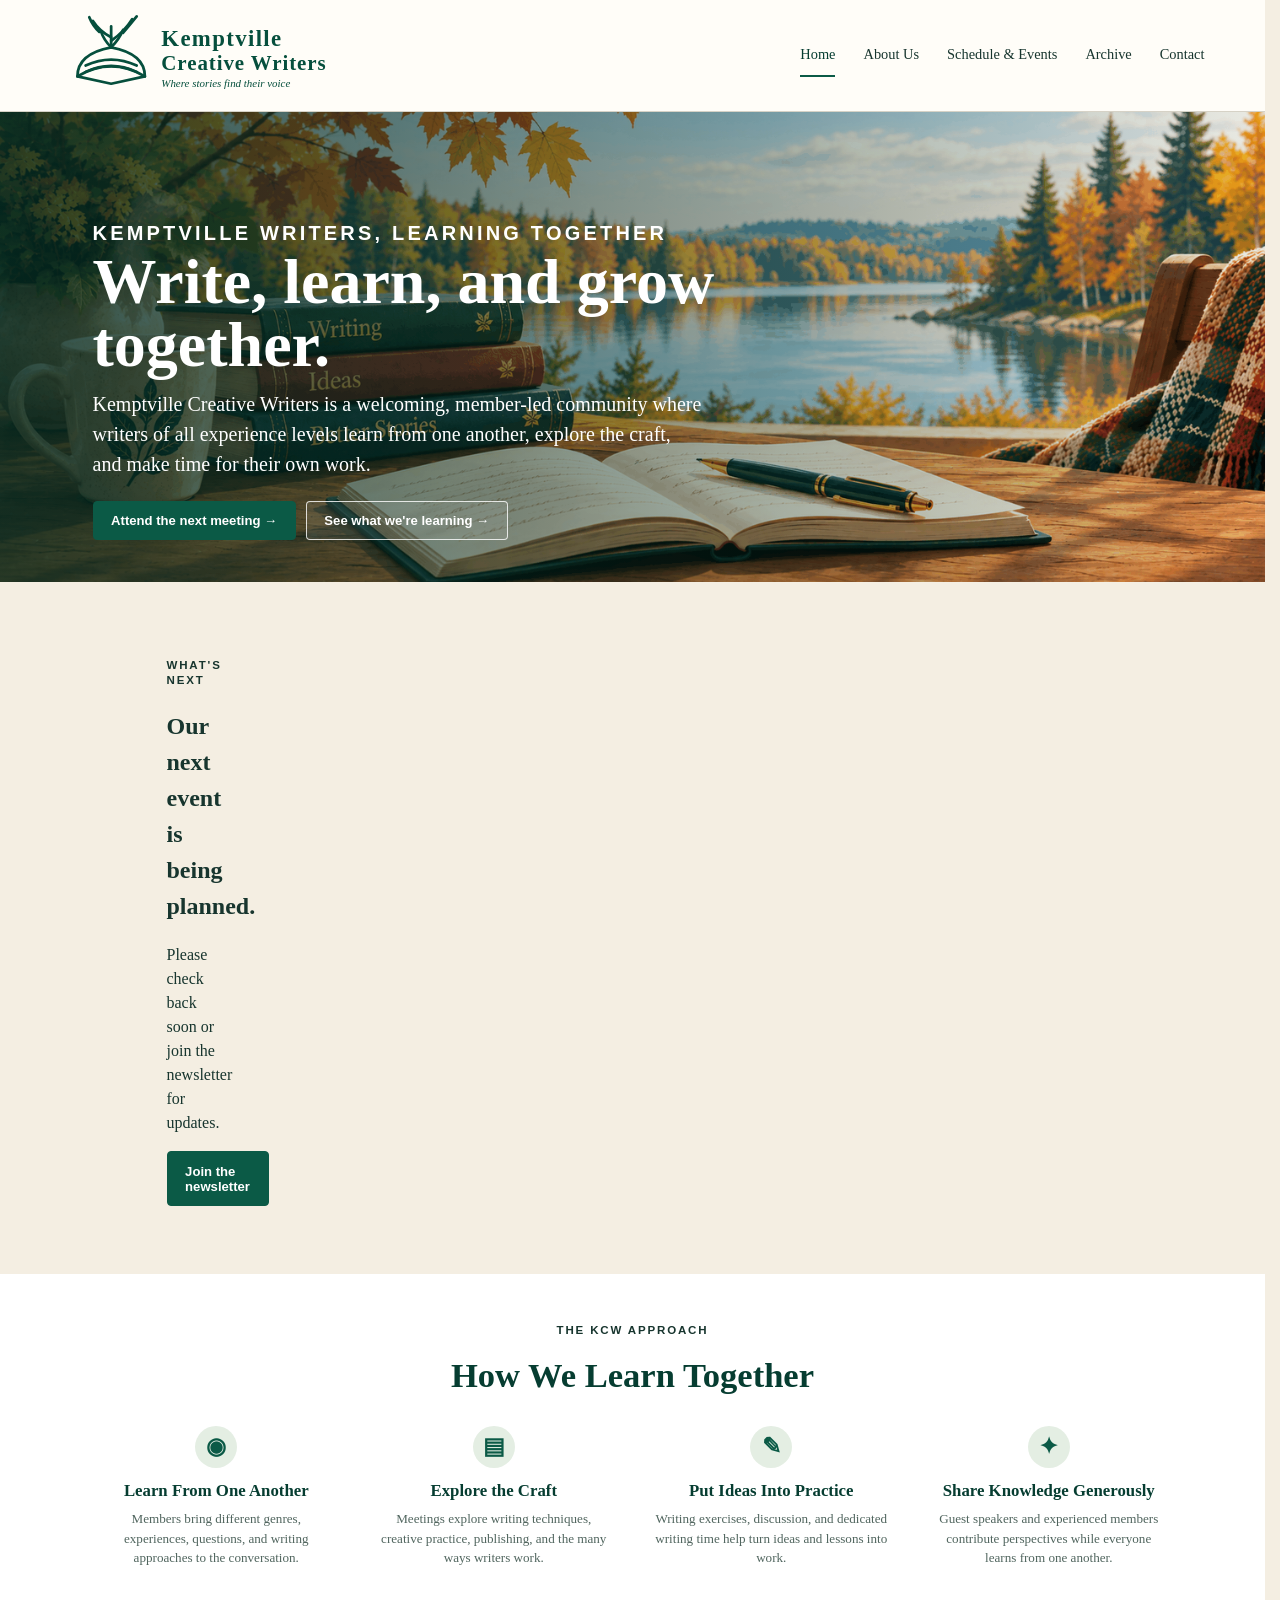
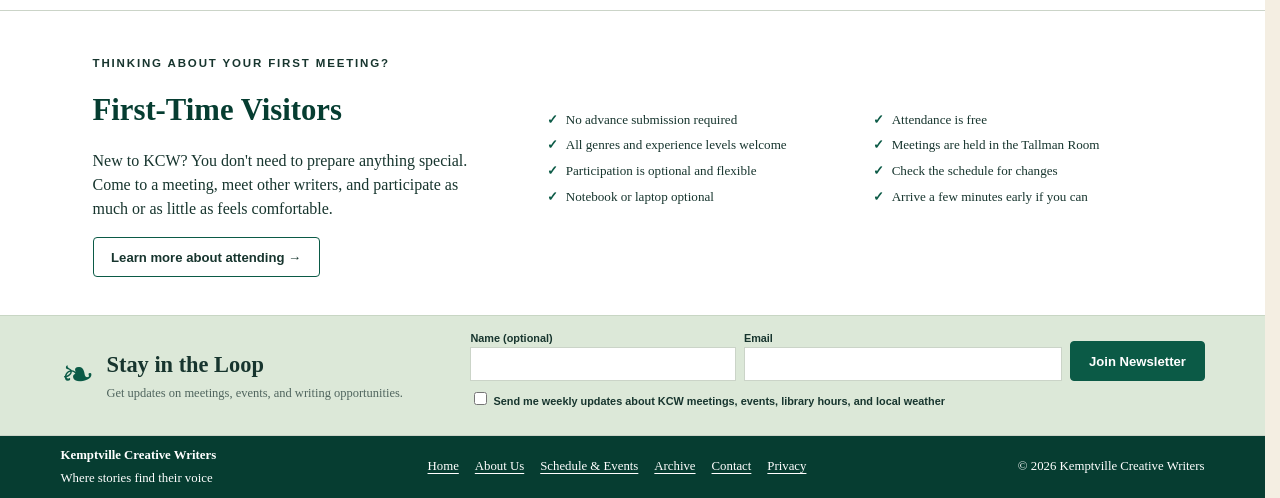
<file: index.html>
<!DOCTYPE html>
<html lang="en">
<head>
  <meta charset="UTF-8">
  <meta name="viewport" content="width=device-width, initial-scale=1">
  <meta name="description" content="Kemptville Creative Writers is a welcoming, member-led community where writers learn, practice, share, and grow together.">
  <meta property="og:title" content="Kemptville Creative Writers | Write, Learn, and Grow Together">
  <meta property="og:description" content="Discover KCW meetings, guest speakers, workshops, and opportunities to learn and write with other local writers.">
  <meta property="og:type" content="website">
  <title>Kemptville Creative Writers | Write, Learn, and Grow Together</title>
  <link rel="stylesheet" href="styles/styles.css">
  <link rel="stylesheet" href="styles/form-helpers.css">
  <script type="application/ld+json">
  {
    "@context": "https://schema.org",
    "@type": "Organization",
    "name": "Kemptville Creative Writers",
    "description": "A member-led community where writers learn, practice, share, and grow together."
  }
  </script>
  <script src="https://challenges.cloudflare.com/turnstile/v0/api.js" async defer></script>
</head>
<body>
  <header class="site-header">
    <div class="header-inner">
      <a class="site-brand" href="index.html" aria-label="Kemptville Creative Writers home">
        <img src="images/logo.svg" alt="Kemptville Creative Writers — Where stories find their voice">
      </a>
      <button class="nav-toggle" type="button" aria-expanded="false" aria-controls="site-navigation">Menu</button>
      <nav id="site-navigation" class="site-nav" aria-label="Main navigation">
        <a href="index.html" aria-current="page">Home</a>
        <a href="about.html">About Us</a>
        <a href="schedule.html">Schedule &amp; Events</a>
        <a href="archive.html">Archive</a>
        <a href="contact.html">Contact</a>
      </nav>

    </div>
  </header>

  <main>
    <div class="announcement-stack" data-announcements="homepage" aria-live="polite"></div>

    <section class="hero hero-home">
      <div class="hero-copy">
        <p class="eyebrow">Kemptville writers, learning together</p>
        <h1>Write, learn, and grow together.</h1>
        <p>Kemptville Creative Writers is a welcoming, member-led community where writers of all experience levels learn from one another, explore the craft, and make time for their own work.</p>
        <div class="hero-actions">
          <a class="button button-primary" href="#featured-event">Attend the next meeting →</a>
          <a class="button button-light" href="#learning">See what we're learning →</a>
        </div>
      </div>
    </section>

    <section class="home-band home-band--cream featured-section" id="featured-event" aria-labelledby="featured-heading">
      <div class="home-inner home-inner--event">
        <div class="featured-event" data-featured-event>
          <div class="empty-event">
            <p class="eyebrow">What's next</p>
            <h2 id="featured-heading">Loading the next event…</h2>
          </div>
        </div>
      </div>
    </section>

    <section class="home-band home-band--white learning-section" id="learning" aria-labelledby="learning-heading">
      <div class="home-inner">
        <div class="section-heading-centered">
          <p class="eyebrow">The KCW approach</p>
          <h2 id="learning-heading">How We Learn Together</h2>
        </div>
        <div class="learning-grid">
          <article class="learning-card"><span class="feature-icon" aria-hidden="true">◉</span><h3>Learn From One Another</h3><p>Members bring different genres, experiences, questions, and writing approaches to the conversation.</p></article>
          <article class="learning-card"><span class="feature-icon" aria-hidden="true">▤</span><h3>Explore the Craft</h3><p>Meetings explore writing techniques, creative practice, publishing, and the many ways writers work.</p></article>
          <article class="learning-card"><span class="feature-icon" aria-hidden="true">✎</span><h3>Put Ideas Into Practice</h3><p>Writing exercises, discussion, and dedicated writing time help turn ideas and lessons into work.</p></article>
          <article class="learning-card"><span class="feature-icon" aria-hidden="true">✦</span><h3>Share Knowledge Generously</h3><p>Guest speakers and experienced members contribute perspectives while everyone learns from one another.</p></article>
        </div>
      </div>
    </section>

    <section class="home-band home-band--sage outcomes-section" aria-labelledby="outcomes-heading" data-event-outcomes>
      <div class="home-inner">
        <div class="outcomes-heading">
          <p class="eyebrow">For the featured meeting</p>
          <h2 id="outcomes-heading" data-outcomes-title>What to expect</h2>
        </div>
        <div class="outcomes-grid">
          <div><h3>What We'll Explore</h3><p data-outcome-explore></p></div>
          <div><h3>You'll Leave With</h3><p data-outcome-leave></p></div>
          <div><h3>Tonight's Format</h3><p data-outcome-format></p></div>
        </div>
      </div>
    </section>

    <section class="home-band home-band--white upcoming-section" aria-labelledby="upcoming-heading">
      <div class="home-inner">
        <div class="section-heading-row">
          <div><p class="eyebrow">What's coming up</p><h2 id="upcoming-heading">Upcoming Events</h2></div>
          <a class="home-link" href="schedule.html">View full schedule →</a>
        </div>
        <div class="event-grid" data-upcoming-events></div>
      </div>
    </section>

    <section class="home-band home-band--white visitor-section" aria-labelledby="visitor-heading">
      <div class="home-inner visitor-simple">
        <div class="visitor-intro">
          <p class="eyebrow">Thinking about your first meeting?</p>
          <h2 id="visitor-heading">First-Time Visitors</h2>
          <p>New to KCW? You don't need to prepare anything special. Come to a meeting, meet other writers, and participate as much or as little as feels comfortable.</p>
          <a class="button" href="about.html">Learn more about attending →</a>
        </div>
        <div class="visitor-list">
          <ul class="checks"><li>No advance submission required</li><li>All genres and experience levels welcome</li><li>Participation is optional and flexible</li><li>Notebook or laptop optional</li></ul>
          <ul class="checks"><li>Attendance is free</li><li>Meetings are held in the Tallman Room</li><li>Check the schedule for changes</li><li>Arrive a few minutes early if you can</li></ul>
        </div>
      </div>
    </section>

    <section class="newsletter-strip" id="newsletter" aria-labelledby="newsletter-heading">
      <div class="newsletter-inner">
        <div class="newsletter-copy"><span class="leaf-mark" aria-hidden="true">❧</span><div><h2 id="newsletter-heading">Stay in the Loop</h2><p>Get updates on meetings, events, and writing opportunities.</p></div></div>
        <form id="newsletter-form" class="newsletter-form" action="https://script.google.com/macros/s/AKfycbwnZQsalwFQ1PxqV7UMCoCZz2032czonZH-1CRhcKAU-V-7r0tbhkOlCTF9N5r1L3ON/exec" method="POST">
          <div class="form-helper"><label for="middle_name">Middle Name</label><input id="middle_name" name="middle_name" type="text" autocomplete="one-time-code" tabindex="-1"></div>
          <input class="form-checksum" type="text" name="checksum" value="abc123" tabindex="-1">
          <input type="hidden" name="interacted" value="no"><input type="hidden" name="form_started" id="form_started">
          <div><label for="name">Name (optional)</label><input id="name" name="name" type="text"></div>
          <div><label for="email">Email</label><input id="email" name="email" type="email" required></div>
          <button class="button button-primary" type="submit">Join Newsletter</button>
          <label class="newsletter-option"><input type="checkbox" name="weekly_calendar" value="yes"> Send me weekly updates about KCW meetings, events, library hours, and local weather</label>
          <div class="cf-turnstile" data-sitekey="0x4AAAAAAE5txTnyp2jt0lFY"></div>
        </form>
        <div id="newsletter-message" class="form-message" role="status" aria-live="polite"></div>
        
      </div>
    </section>
  </main>

  <footer class="site-footer">
    <div class="footer-inner">
      <div class="footer-brand">
        <strong>Kemptville Creative Writers</strong>
        <span>Where stories find their voice</span>
      </div>
      <nav aria-label="Footer navigation">
        <a href="index.html">Home</a>
        <a href="about.html">About Us</a>
        <a href="schedule.html">Schedule &amp; Events</a>
        <a href="archive.html">Archive</a>
        <a href="contact.html">Contact</a>
        <a href="privacy.html">Privacy</a>
      </nav>
      <p>© 2026 Kemptville Creative Writers</p>
    </div>
  </footer>

  <script src="data/events.js"></script>
  <script src="data/announcements.js"></script>
  <script src="scripts/site.js"></script>
  <script src="scripts/events.js"></script>
  <script src="scripts/form-helpers.js"></script>
</body>
</html>
</file>
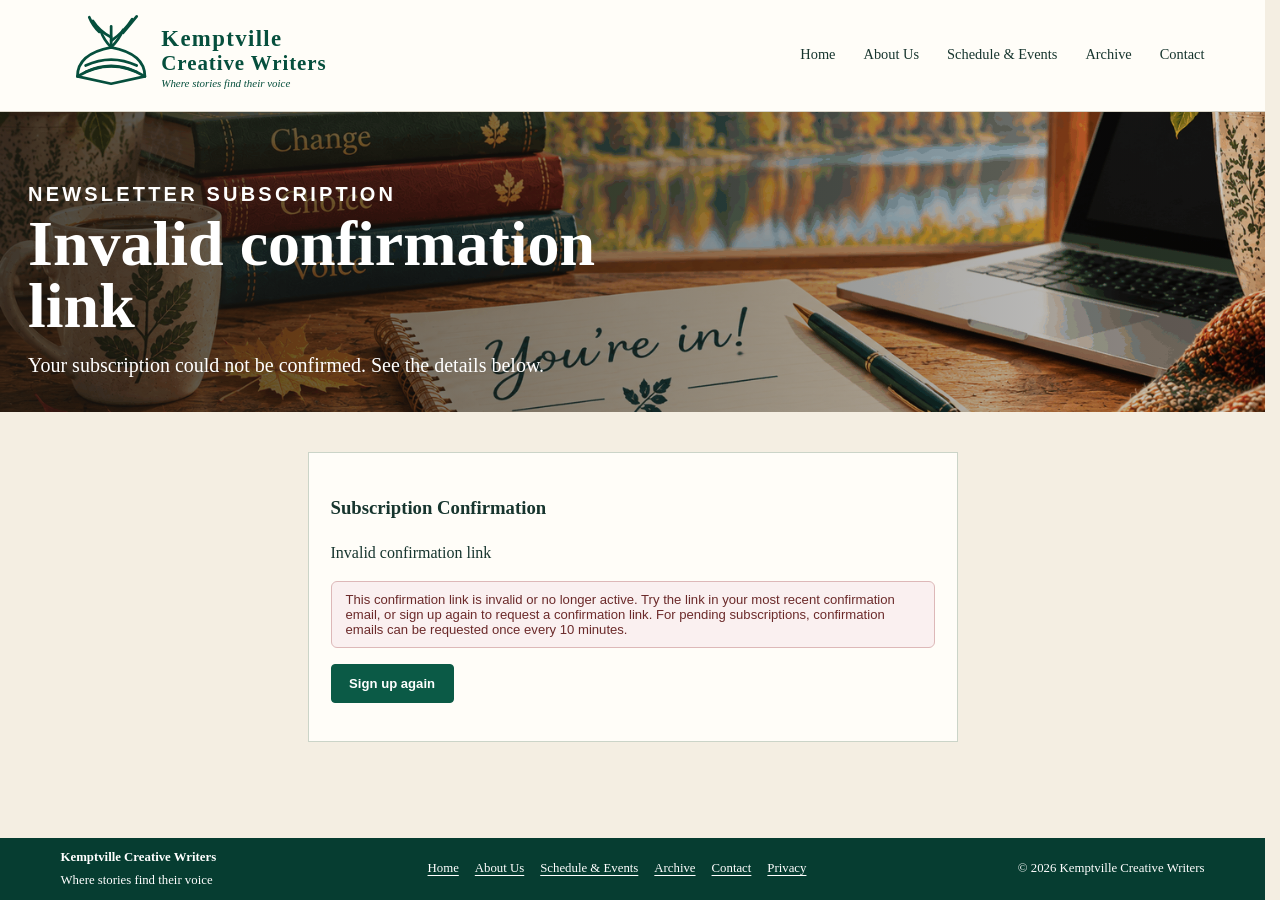
<file: confirm/index.html>
<!DOCTYPE html>
<html lang="en">
<head>
  <meta charset="UTF-8">
  <meta name="viewport" content="width=device-width, initial-scale=1">
  <title>Subscription Confirmation | Kemptville Creative Writers</title>

  <link rel="stylesheet" href="../styles/styles.css">
  <link rel="stylesheet" href="../styles/form-helpers.css">
</head>

<body>
  <header class="site-header">
    <div class="header-inner">
      <a class="site-brand" href="../index.html">
        <img src="../images/logo.svg"
             alt="Kemptville Creative Writers — Where stories find their voice">
      </a>

      <button class="nav-toggle" type="button" aria-expanded="false" aria-controls="site-navigation">
        Menu
      </button>
      <nav id="site-navigation" class="site-nav" aria-label="Main navigation">
        <a href="../index.html">Home</a>
        <a href="../about.html">About Us</a>
        <a href="../schedule.html">Schedule &amp; Events</a>
        <a href="../archive.html">Archive</a>
        <a href="../contact.html">Contact</a>
      </nav>


    </div>
  </header>

  <main>
    <section class="hero hero-confirmed">
      <div class="hero-copy">
        <p class="eyebrow">Newsletter Subscription</p>
        <h1 id="confirm-heading">Confirming Your Subscription</h1>
        <p id="confirm-intro">Please wait while we check your confirmation link.</p>
      </div>
    </section>

    <section class="simple-page">
      <section class="panel simple-card">
        <h1>Subscription Confirmation</h1>
        <p id="confirm-message" role="status"><span class="preferences-spinner" aria-hidden="true"></span>Confirming your subscription…</p>
        <div id="confirm-status" class="form-message"></div>
        <p id="confirm-retry" hidden><a class="button button-primary" href="../index.html#newsletter">Sign up again</a></p>
      </section>
    </section>
  </main>

  <footer class="site-footer">
    <div class="footer-inner">
      <div class="footer-brand">
        <strong>Kemptville Creative Writers</strong>
        <span>Where stories find their voice</span>
      </div>
      <nav aria-label="Footer navigation">
        <a href="../index.html">Home</a>
        <a href="../about.html">About Us</a>
        <a href="../schedule.html">Schedule &amp; Events</a>
        <a href="../archive.html">Archive</a>
        <a href="../contact.html">Contact</a>
        <a href="../privacy.html">Privacy</a>
      </nav>
      <p>© 2026 Kemptville Creative Writers</p>
    </div>
  </footer>

  <script src="../scripts/confirm.js"></script>
  <script src="../scripts/site.js"></script>
</body>
</html>
</file>
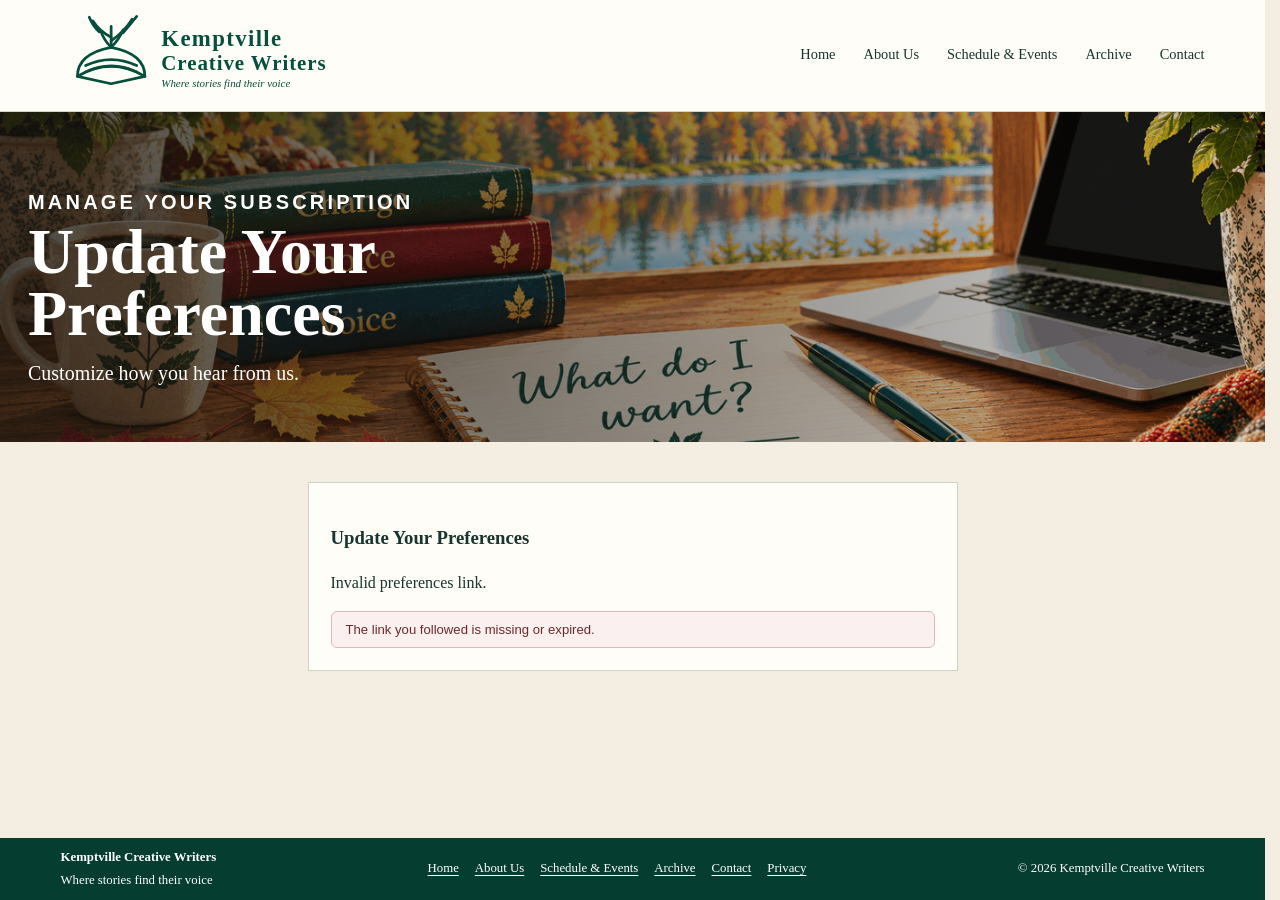
<file: preferences/index.html>
<!DOCTYPE html>
<html lang="en">
<head>
  <meta charset="UTF-8">
  <meta name="viewport" content="width=device-width, initial-scale=1">
  <title>Update Preferences | Kemptville Creative Writers</title>

  <link rel="stylesheet" href="../styles/styles.css">
  <link rel="stylesheet" href="../styles/form-helpers.css">
</head>

<body>
  <header class="site-header">
    <div class="header-inner">
      <a class="site-brand" href="../index.html">
        <img src="../images/logo.svg"
             alt="Kemptville Creative Writers — Where stories find their voice">
      </a>

      <button class="nav-toggle"
              type="button"
              aria-expanded="false"
              aria-controls="site-navigation">
        Menu
      </button>

      <nav id="site-navigation"
           class="site-nav"
           aria-label="Main navigation">
        <a href="../index.html">Home</a>
        <a href="../about.html">About Us</a>
        <a href="../schedule.html">Schedule &amp; Events</a>
        <a href="../archive.html">Archive</a>
        <a href="../contact.html">Contact</a>
      </nav>
    </div>
  </header>

  <main>
    <section class="hero hero-preferences">
      <div class="hero-copy">
        <p class="eyebrow">Manage Your Subscription</p>
        <h1>Update Your Preferences</h1>
        <p>Customize how you hear from us.</p>
      </div>
    </section>

    <section class="simple-page">
      <section class="panel simple-card">
        <h1>Update Your Preferences</h1>

        <p id="pref-message" role="status"><span class="preferences-spinner" aria-hidden="true"></span>Loading your preferences…</p>

        <form id="preferences-form">
          <p id="pref-email-display" style="font-weight: bold"></p>

          <label>
            <input
              id="pref-weekly"
              type="checkbox"
              name="weekly_calendar"
              value="Yes"
            />
            Send me weekly updates about library closures and schedule changes
          </label>

          <p>
            <button
              class="button button-primary"
              type="submit"
              disabled
            >
              Save Preferences
            </button>
          </p>
        </form>

        <div id="pref-status" class="form-message"></div>
      </section>
    </section>
  </main>

  <footer class="site-footer">
    <div class="footer-inner">
      <div class="footer-brand">
        <strong>Kemptville Creative Writers</strong>
        <span>Where stories find their voice</span>
      </div>

      <nav aria-label="Footer navigation">
        <a href="../index.html">Home</a>
        <a href="../about.html">About Us</a>
        <a href="../schedule.html">Schedule &amp; Events</a>
        <a href="../archive.html">Archive</a>
        <a href="../contact.html">Contact</a>
        <a href="../privacy.html">Privacy</a>
      </nav>

      <p>© 2026 Kemptville Creative Writers</p>
    </div>
  </footer>

  <script src="../scripts/preferences.js"></script>
  <script src="../scripts/site.js"></script>
</body>
</html>
</file>
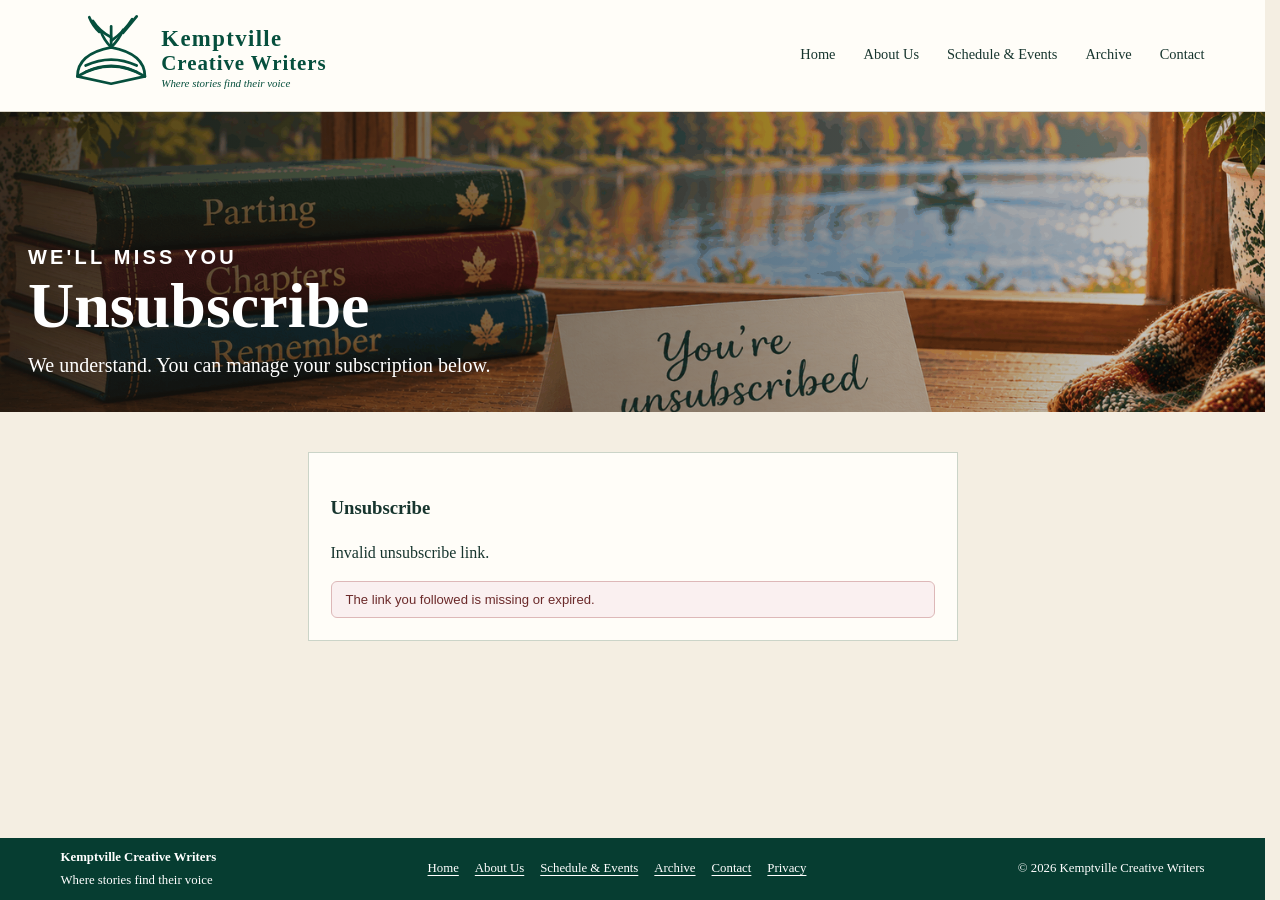
<file: unsubscribe/index.html>
<!DOCTYPE html>
<html lang="en">
<head>
  <meta charset="UTF-8">
  <meta name="viewport" content="width=device-width, initial-scale=1">
  <title>Unsubscribe | Kemptville Creative Writers</title>

  <link rel="stylesheet" href="../styles/styles.css">
  <link rel="stylesheet" href="../styles/form-helpers.css">
</head>

<body>
  <header class="site-header">
    <div class="header-inner">
      <a class="site-brand" href="../index.html">
        <img src="../images/logo.svg"
             alt="Kemptville Creative Writers — Where stories find their voice">
      </a>

      <button class="nav-toggle" type="button" aria-expanded="false" aria-controls="site-navigation">
        Menu
      </button>
      <nav id="site-navigation" class="site-nav" aria-label="Main navigation">
        <a href="../index.html">Home</a>
        <a href="../about.html">About Us</a>
        <a href="../schedule.html">Schedule &amp; Events</a>
        <a href="../archive.html">Archive</a>
        <a href="../contact.html">Contact</a>
      </nav>


    </div>
  </header>

  <main>
    <section class="hero hero-unsubscribed">
      <div class="hero-copy">
        <p class="eyebrow">We'll Miss You</p>
        <h1>Unsubscribe</h1>
        <p>We understand. You can manage your subscription below.</p>
      </div>
    </section>

    <section class="simple-page">
      <section class="panel simple-card">
        <h1>Unsubscribe</h1>
        <p id="unsubscribe-message">Confirm below to stop receiving newsletter updates.</p>
        <button id="unsubscribe-confirm" class="button button-primary" type="button" hidden>Confirm unsubscribe</button>
        <div id="unsubscribe-status" class="form-message" role="status" aria-live="polite"></div>
      </section>
    </section>
  </main>

  <footer class="site-footer">
    <div class="footer-inner">
      <div class="footer-brand">
        <strong>Kemptville Creative Writers</strong>
        <span>Where stories find their voice</span>
      </div>
      <nav aria-label="Footer navigation">
        <a href="../index.html">Home</a>
        <a href="../about.html">About Us</a>
        <a href="../schedule.html">Schedule &amp; Events</a>
        <a href="../archive.html">Archive</a>
        <a href="../contact.html">Contact</a>
        <a href="../privacy.html">Privacy</a>
      </nav>
      <p>© 2026 Kemptville Creative Writers</p>
    </div>
  </footer>

  <script src="../scripts/unsubscribe.js"></script>
  <script src="../scripts/site.js"></script>
</body>
</html>
</file>
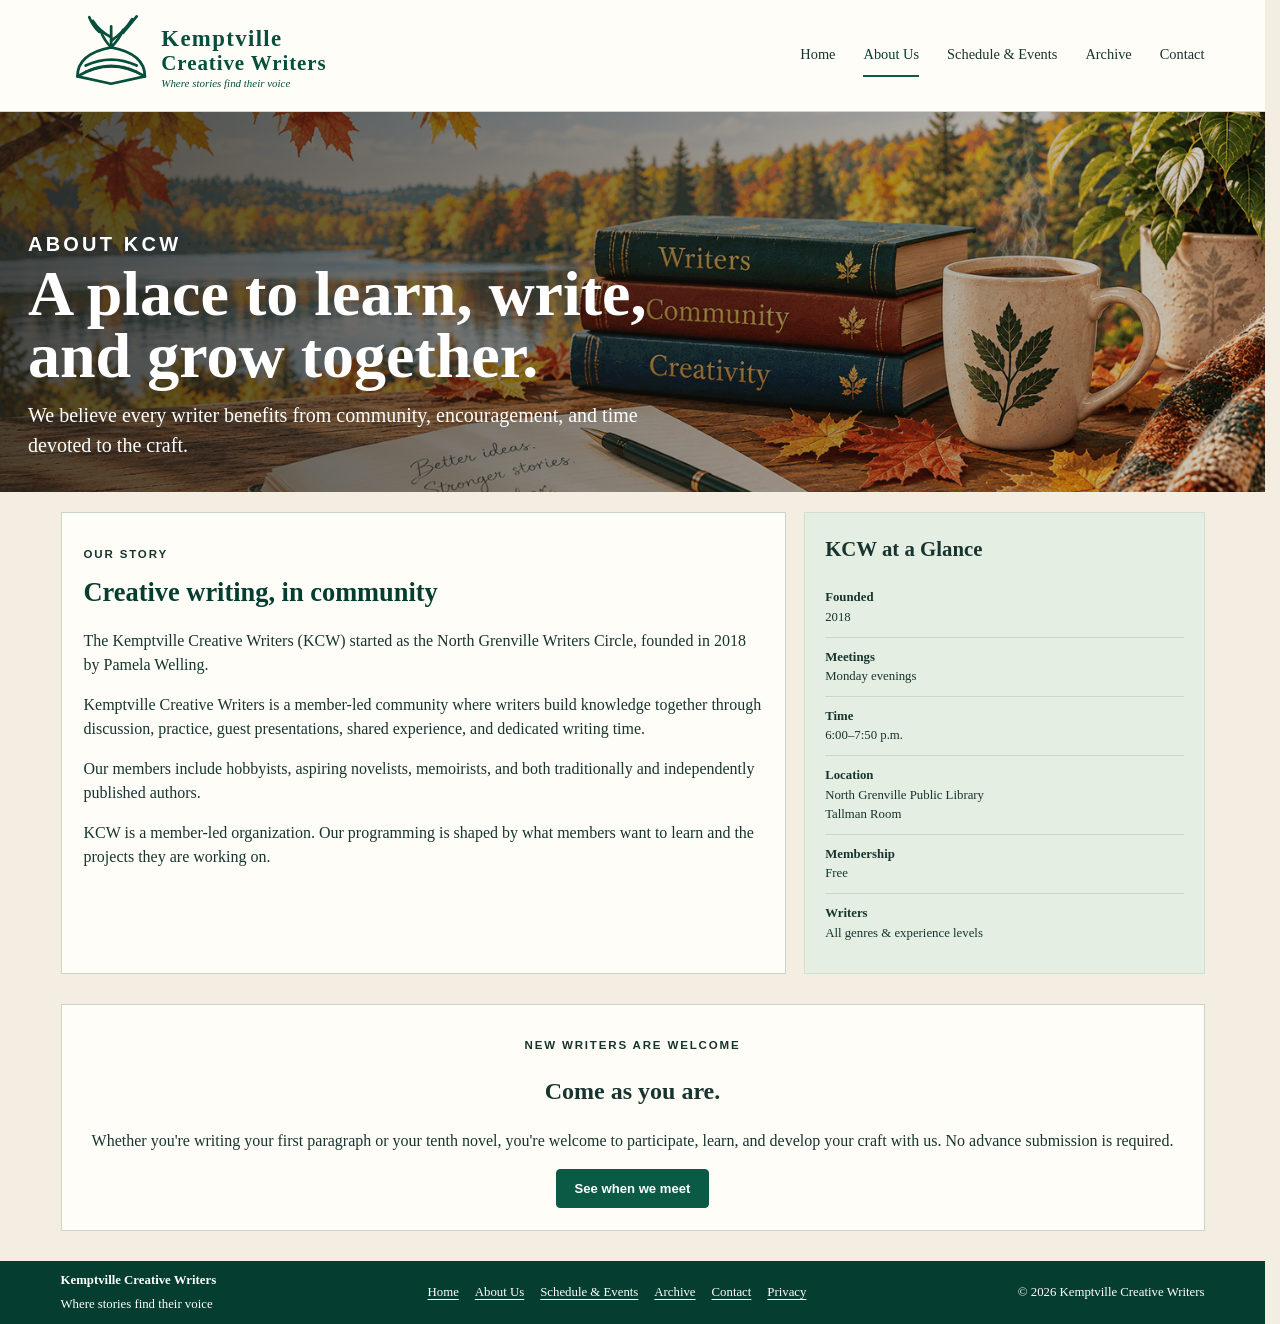
<file: about.html>
<!DOCTYPE html>
<html lang="en">
<head>
  <meta charset="UTF-8">
  <meta name="viewport" content="width=device-width, initial-scale=1">
  <meta name="description" content="Learn about Kemptville Creative Writers and our member-led writing community.">
  <title>About Us | Kemptville Creative Writers</title>

  <!-- Use the site's single main stylesheet -->
  <link rel="stylesheet" href="styles/styles.css">
</head>

<body>

  <header class="site-header">
    <div class="header-inner">

      <a class="site-brand" href="index.html" aria-label="Kemptville Creative Writers home">
        <img
          src="images/logo.svg"
          alt="Kemptville Creative Writers — Where stories find their voice"
        >
      </a>

      <button class="nav-toggle" type="button" aria-expanded="false" aria-controls="site-navigation">
        Menu
      </button>
      <nav id="site-navigation" class="site-nav" aria-label="Main navigation">
        <a href="index.html">Home</a>
        <a href="about.html" aria-current="page">About Us</a>
        <a href="schedule.html">Schedule &amp; Events</a>
        <a href="archive.html">Archive</a>
        <a href="contact.html">Contact</a>
      </nav>



    </div>
  </header>

  <main>

    <!-- About hero -->
    <section class="hero hero-about">
      <div class="hero-copy">
        <p class="eyebrow">About KCW</p>

        <h1>A place to learn, write, and grow together.</h1>

        <p>
          We believe every writer benefits from community, encouragement,
          and time devoted to the craft.
        </p>
      </div>
    </section>


    <!-- Our story -->
    <section class="page-content">
      <div class="about-layout">

        <article class="panel">
          <p class="eyebrow">Our story</p>

          <h2 class="section-title">Creative writing, in community</h2>

          <p>
            The Kemptville Creative Writers (KCW) started as the
            North Grenville Writers Circle, founded in 2018 by Pamela Welling.
          </p>

          <p>
            Kemptville Creative Writers is a member-led community where writers build knowledge together through discussion, practice, guest presentations, shared experience, and dedicated writing time.
          </p>

          <p>
            Our members include hobbyists, aspiring novelists, memoirists,
            and both traditionally and independently published authors.
          </p>

          <p>
            KCW is a member-led organization. Our programming is shaped by
            what members want to learn and the projects they are working on.
          </p>
        </article>


        <!-- At a glance -->
        <aside class="glance">
          <h2>KCW at a Glance</h2>

          <div class="glance-row">
            <strong>Founded</strong><br>
            2018
          </div>

          <div class="glance-row">
            <strong>Meetings</strong><br>
            Monday evenings
          </div>

          <div class="glance-row">
            <strong>Time</strong><br>
            6:00–7:50 p.m.
          </div>

          <div class="glance-row">
            <strong>Location</strong><br>
            North Grenville Public Library<br>
            Tallman Room
          </div>

          <div class="glance-row">
            <strong>Membership</strong><br>
            Free
          </div>

          <div class="glance-row">
            <strong>Writers</strong><br>
            All genres &amp; experience levels
          </div>
        </aside>

      </div>
    </section>


    <!-- Welcome -->
<section class="section">
  <div class="panel" style="text-align:center;">
    <p class="eyebrow">New writers are welcome</p>

    <h2>Come as you are.</h2>

    <p>
      Whether you're writing your first paragraph or your tenth novel, you're welcome to participate, learn, and develop your craft with us. No advance submission is required.
    </p>

    <a class="button button-primary" href="schedule.html">
      See when we meet
    </a>
  </div>
</section>

  </main>


  <footer class="site-footer">
    <div class="footer-inner">
      <div class="footer-brand">
        <strong>Kemptville Creative Writers</strong>
        <span>Where stories find their voice</span>
      </div>
      <nav aria-label="Footer navigation">
        <a href="index.html">Home</a>
        <a href="about.html">About Us</a>
        <a href="schedule.html">Schedule &amp; Events</a>
        <a href="archive.html">Archive</a>
        <a href="contact.html">Contact</a>
        <a href="privacy.html">Privacy</a>
      </nav>
      <p>© 2026 Kemptville Creative Writers</p>
    </div>
  </footer>

  <script src="scripts/site.js"></script>

</body>
</html>
</file>
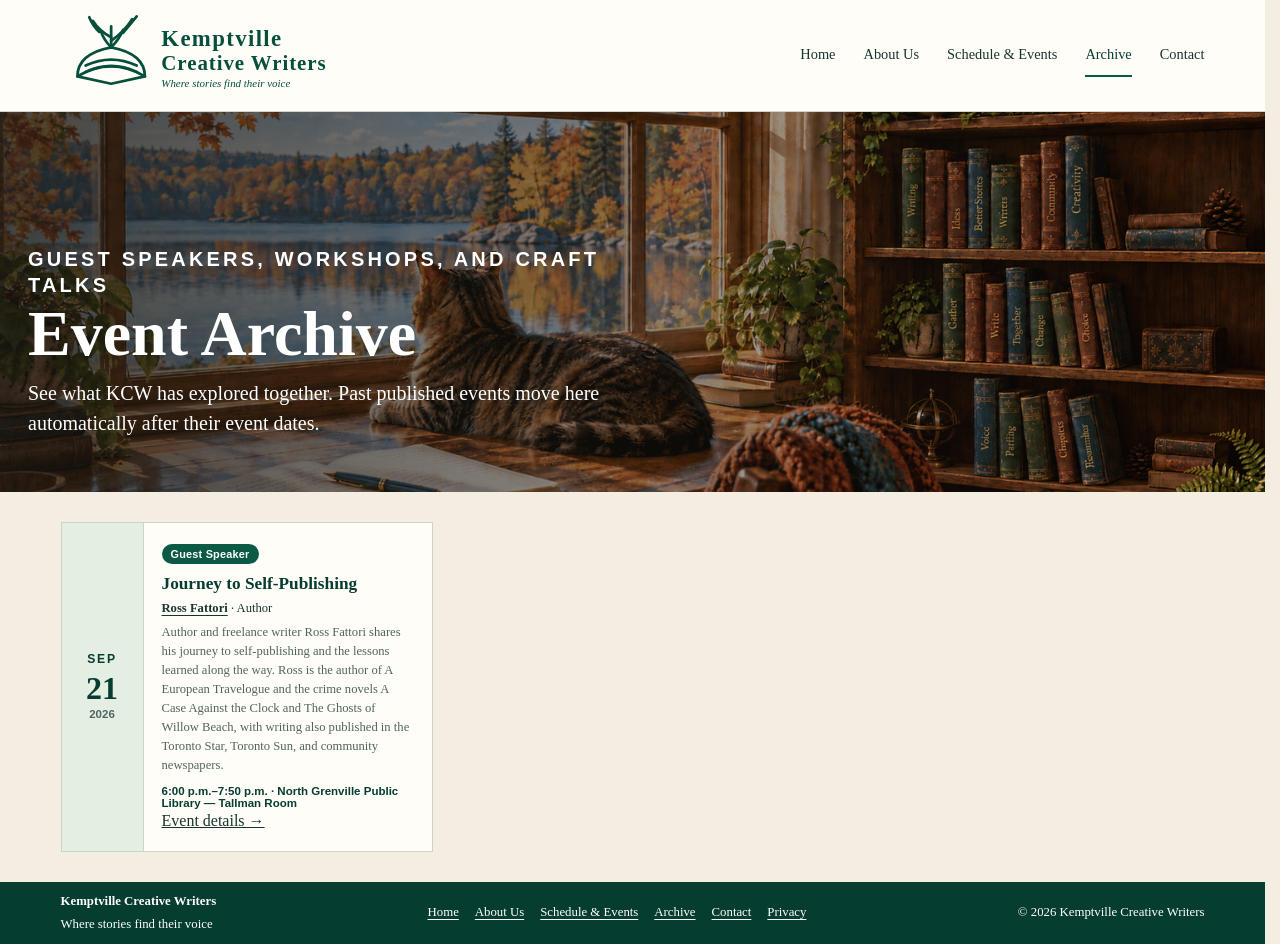
<file: archive.html>
<!DOCTYPE html>
<html lang="en">
<head><meta charset="UTF-8"><meta name="viewport" content="width=device-width, initial-scale=1"><meta name="description" content="Explore past Kemptville Creative Writers guest speakers, workshops, craft talks, and special events."><title>Event Archive | Kemptville Creative Writers</title><link rel="stylesheet" href="styles/styles.css"></head>
<body>
<header class="site-header">
    <div class="header-inner">
      <a class="site-brand" href="index.html" aria-label="Kemptville Creative Writers home">
        <img src="images/logo.svg" alt="Kemptville Creative Writers — Where stories find their voice">
      </a>
      <button class="nav-toggle" type="button" aria-expanded="false" aria-controls="site-navigation">Menu</button>
      <nav id="site-navigation" class="site-nav" aria-label="Main navigation">
        <a href="index.html">Home</a>
        <a href="about.html">About Us</a>
        <a href="schedule.html">Schedule &amp; Events</a>
        <a href="archive.html" aria-current="page">Archive</a>
        <a href="contact.html">Contact</a>
      </nav>

    </div>
  </header>
<main><section class="hero hero-schedule hero-archive"><div class="hero-copy"><p class="eyebrow">Guest speakers, workshops, and craft talks</p><h1>Event Archive</h1><p>See what KCW has explored together. Past published events move here automatically after their event dates.</p></div></section><section class="section"><div class="event-grid" data-event-archive></div></section></main>
<footer class="site-footer">
    <div class="footer-inner">
      <div class="footer-brand">
        <strong>Kemptville Creative Writers</strong>
        <span>Where stories find their voice</span>
      </div>
      <nav aria-label="Footer navigation">
        <a href="index.html">Home</a>
        <a href="about.html">About Us</a>
        <a href="schedule.html">Schedule &amp; Events</a>
        <a href="archive.html">Archive</a>
        <a href="contact.html">Contact</a>
        <a href="privacy.html">Privacy</a>
      </nav>
      <p>© 2026 Kemptville Creative Writers</p>
    </div>
  </footer>
<script src="data/events.js"></script><script src="data/announcements.js"></script><script src="scripts/site.js"></script><script src="scripts/events.js"></script>
</body></html>
</file>
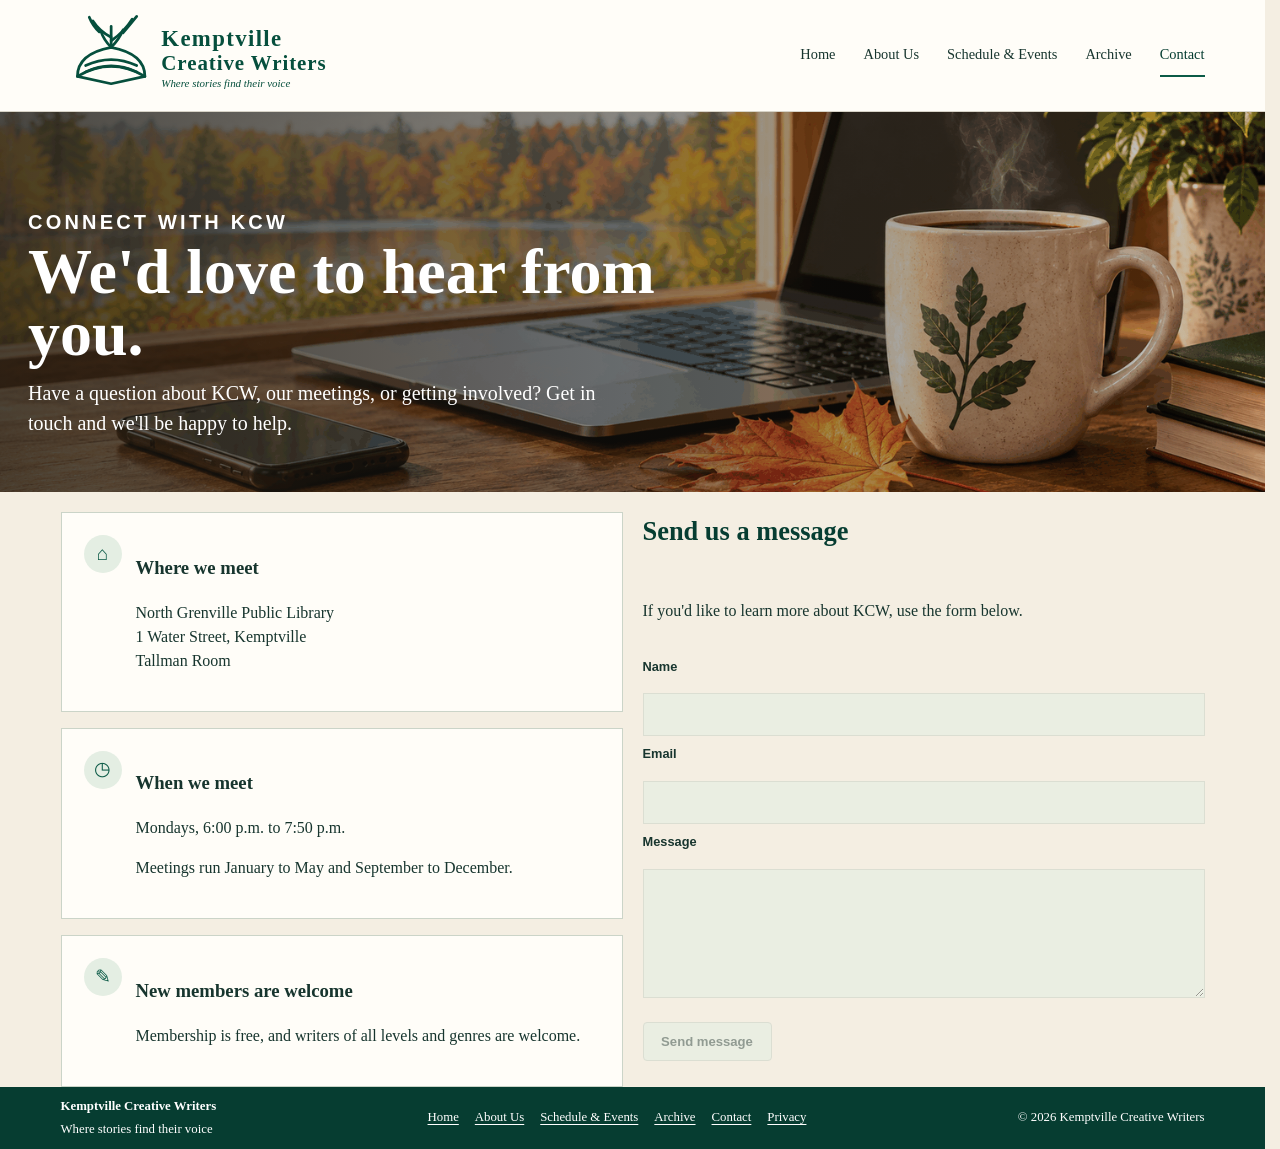
<file: contact.html>
<!DOCTYPE html>
<html lang="en">
  <head>
    <meta charset="UTF-8">
    <meta name="viewport" content="width=device-width, initial-scale=1">
    <title>Contact | Kemptville Creative Writers</title>
    <link rel="stylesheet" href="styles/styles.css">
    <link rel="stylesheet" href="styles/form-helpers.css">
  </head>

  <body>
    <header class="site-header">
      <div class="header-inner">
        <a class="site-brand" href="index.html">
          <img src="images/logo.svg" alt="Kemptville Creative Writers — Where stories find their voice">
        </a>

        <button class="nav-toggle" type="button" aria-expanded="false" aria-controls="site-navigation">Menu</button>
      <nav id="site-navigation" class="site-nav" aria-label="Main navigation">
        <a href="index.html">Home</a>
        <a href="about.html">About Us</a>
        <a href="schedule.html">Schedule &amp; Events</a>
        <a href="archive.html">Archive</a>
        <a href="contact.html" aria-current="page">Contact</a>
      </nav>


      </div>
    </header>

    <main>
      <section class="hero hero-contact">
        <div class="hero-copy">
          <p class="eyebrow">Connect with KCW</p>
          <h1>We'd love to hear from you.</h1>
          <p>
            Have a question about KCW, our meetings, or getting involved?
            Get in touch and we'll be happy to help.
          </p>
        </div>
      </section>

      <section class="page-content">
        <div class="contact-layout">

          <div class="contact-info">
            <div class="panel contact-item">
              <span class="contact-icon" aria-hidden="true">⌂</span>
              <div>
                <h3>Where we meet</h3>
                <p>
                  North Grenville Public Library<br>
                  1 Water Street, Kemptville<br>
                  Tallman Room
                </p>
              </div>
            </div>

            <div class="panel contact-item">
              <span class="contact-icon" aria-hidden="true">◷</span>
              <div>
                <h3>When we meet</h3>
                <p>Mondays, 6:00 p.m. to 7:50 p.m.</p>
                <p>Meetings run January to May and September to December.</p>
              </div>
            </div>

            <div class="panel contact-item">
              <span class="contact-icon" aria-hidden="true">✎</span>
              <div>
                <h3>New members are welcome</h3>
                <p>Membership is free, and writers of all levels and genres are welcome.</p>
              </div>
            </div>
          </div>

         <form class="contact-form" action="#" method="post">
           <h2 class="section-title">Send us a message</h2>
           <p>If you'd like to learn more about KCW, use the form below.</p>

           <label for="contact-name">Name</label>
           <input id="contact-name" name="name" type="text" autocomplete="name" disabled>

           <label for="contact-email">Email</label>
           <input id="contact-email" name="email" type="email" autocomplete="email" required disabled>

           <label for="contact-message">Message</label>
           <textarea id="contact-message" name="message" required disabled></textarea>

           <p style="margin-top:14px">
             <button class="button button-primary" type="submit" disabled>Send message</button>
           </p>

           <p class="form-message" role="status" aria-live="polite"></p>
         </form>

        </div>
      </section>
    </main>

    <footer class="site-footer">
    <div class="footer-inner">
      <div class="footer-brand">
        <strong>Kemptville Creative Writers</strong>
        <span>Where stories find their voice</span>
      </div>
      <nav aria-label="Footer navigation">
        <a href="index.html">Home</a>
        <a href="about.html">About Us</a>
        <a href="schedule.html">Schedule &amp; Events</a>
        <a href="archive.html">Archive</a>
        <a href="contact.html">Contact</a>
        <a href="privacy.html">Privacy</a>
      </nav>
      <p>© 2026 Kemptville Creative Writers</p>
    </div>
  </footer>

    <script src="scripts/site.js"></script>
  </body>
</html>
</file>
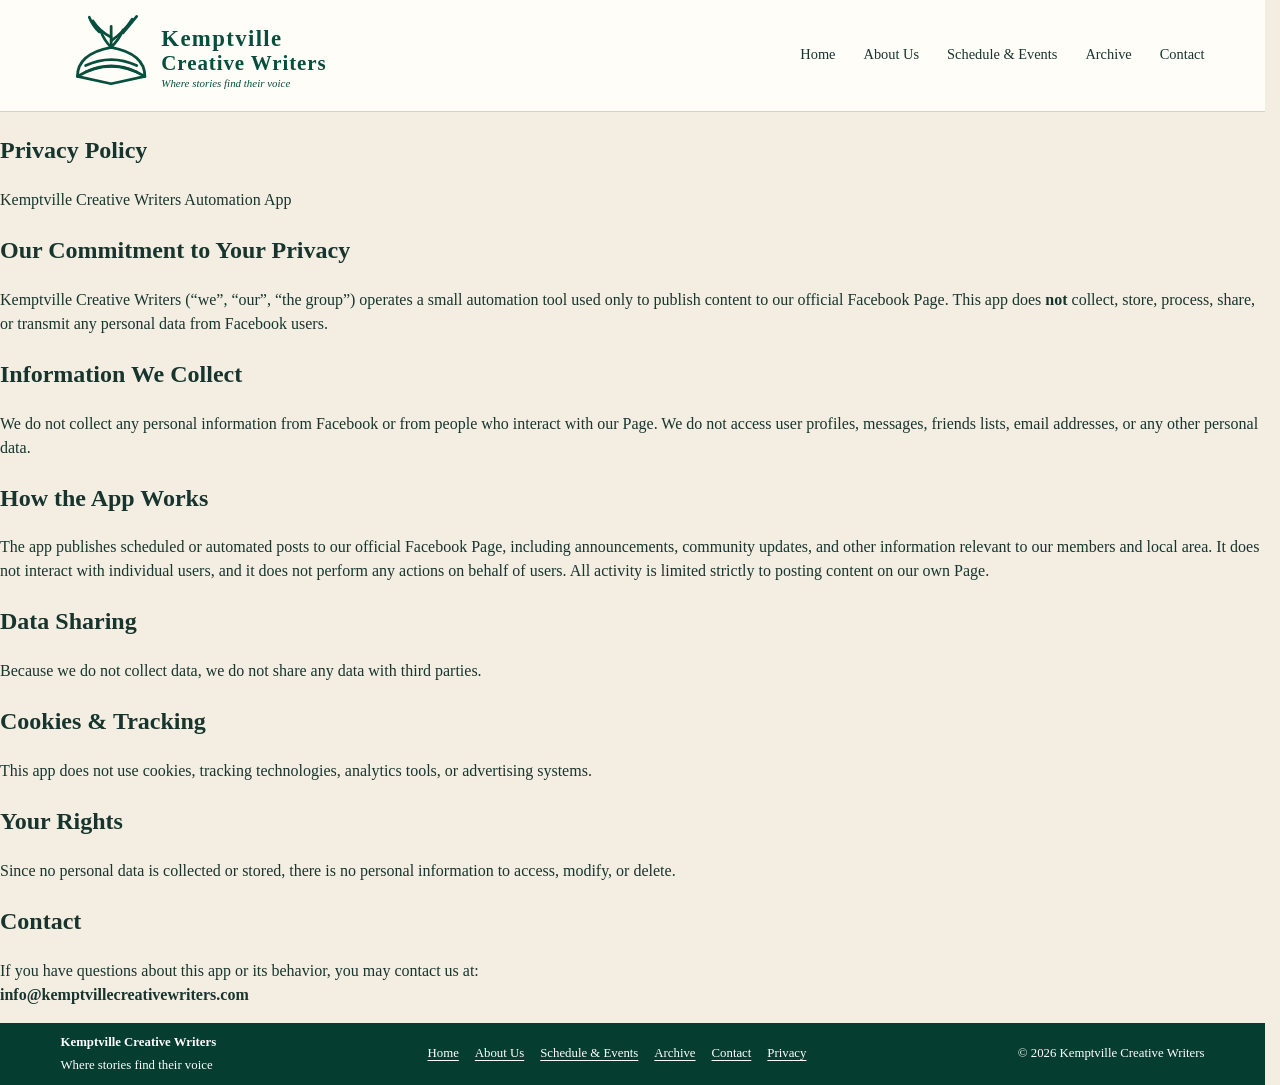
<file: fb_automation_privacy.html>
<!DOCTYPE html>
<html lang="en">
<head>
  <meta charset="UTF-8">
  <meta name="viewport" content="width=device-width, initial-scale=1">

  <title>Privacy Policy — Kemptville Creative Writers</title>

  <!-- Main site styling -->
  <link rel="stylesheet" href="styles/styles.css">
</head>

<body>
  <header class="site-header">
    <div class="header-inner">
      <a class="site-brand" href="index.html" aria-label="Kemptville Creative Writers home">
        <img src="images/logo.svg" alt="Kemptville Creative Writers — Where stories find their voice">
      </a>
      <button class="nav-toggle" type="button" aria-expanded="false" aria-controls="site-navigation">Menu</button>
      <nav id="site-navigation" class="site-nav" aria-label="Main navigation">
        <a href="index.html">Home</a>
        <a href="about.html">About Us</a>
        <a href="schedule.html">Schedule &amp; Events</a>
        <a href="archive.html">Archive</a>
        <a href="contact.html">Contact</a>
      </nav>
    </div>
  </header>


  <main>
    <section class="coming-soon">
      <h1>Privacy Policy</h1>
    <p class="tagline">Kemptville Creative Writers Automation App</p>
      <h2>Our Commitment to Your Privacy</h2>

      <p>
        Kemptville Creative Writers (“we”, “our”, “the group”) operates a small automation tool
        used only to publish content to our official Facebook Page. This app does <strong>not</strong>
        collect, store, process, share, or transmit any personal data from Facebook users.
      </p>

      <h2>Information We Collect</h2>
      <p>
        We do not collect any personal information from Facebook or from people who interact with our Page.
        We do not access user profiles, messages, friends lists, email addresses, or any other personal data.
      </p>

      <h2>How the App Works</h2>
      <p>
        The app publishes scheduled or automated posts to our official Facebook Page, including announcements,
        community updates, and other information relevant to our members and local area. It does not interact
        with individual users, and it does not perform any actions on behalf of users. All activity is limited
        strictly to posting content on our own Page.
      </p>

      <h2>Data Sharing</h2>
      <p>
        Because we do not collect data, we do not share any data with third parties.
      </p>

      <h2>Cookies &amp; Tracking</h2>
      <p>
        This app does not use cookies, tracking technologies, analytics tools, or advertising systems.
      </p>

      <h2>Your Rights</h2>
      <p>
        Since no personal data is collected or stored, there is no personal information to access, modify, or delete.
      </p>

      <h2>Contact</h2>
      <p>
        If you have questions about this app or its behavior, you may contact us at:<br>
        <strong>info@kemptvillecreativewriters.com</strong>
      </p>
    </section>
  </main>
  <footer class="site-footer">
    <div class="footer-inner">
      <div class="footer-brand">
        <strong>Kemptville Creative Writers</strong>
        <span>Where stories find their voice</span>
      </div>
      <nav aria-label="Footer navigation">
        <a href="index.html">Home</a>
        <a href="about.html">About Us</a>
        <a href="schedule.html">Schedule &amp; Events</a>
        <a href="archive.html">Archive</a>
        <a href="contact.html">Contact</a>
        <a href="privacy.html">Privacy</a>
      </nav>
      <p>© 2026 Kemptville Creative Writers</p>
    </div>
  </footer>
  <script src="scripts/site.js"></script>
</body>
</html>
</file>
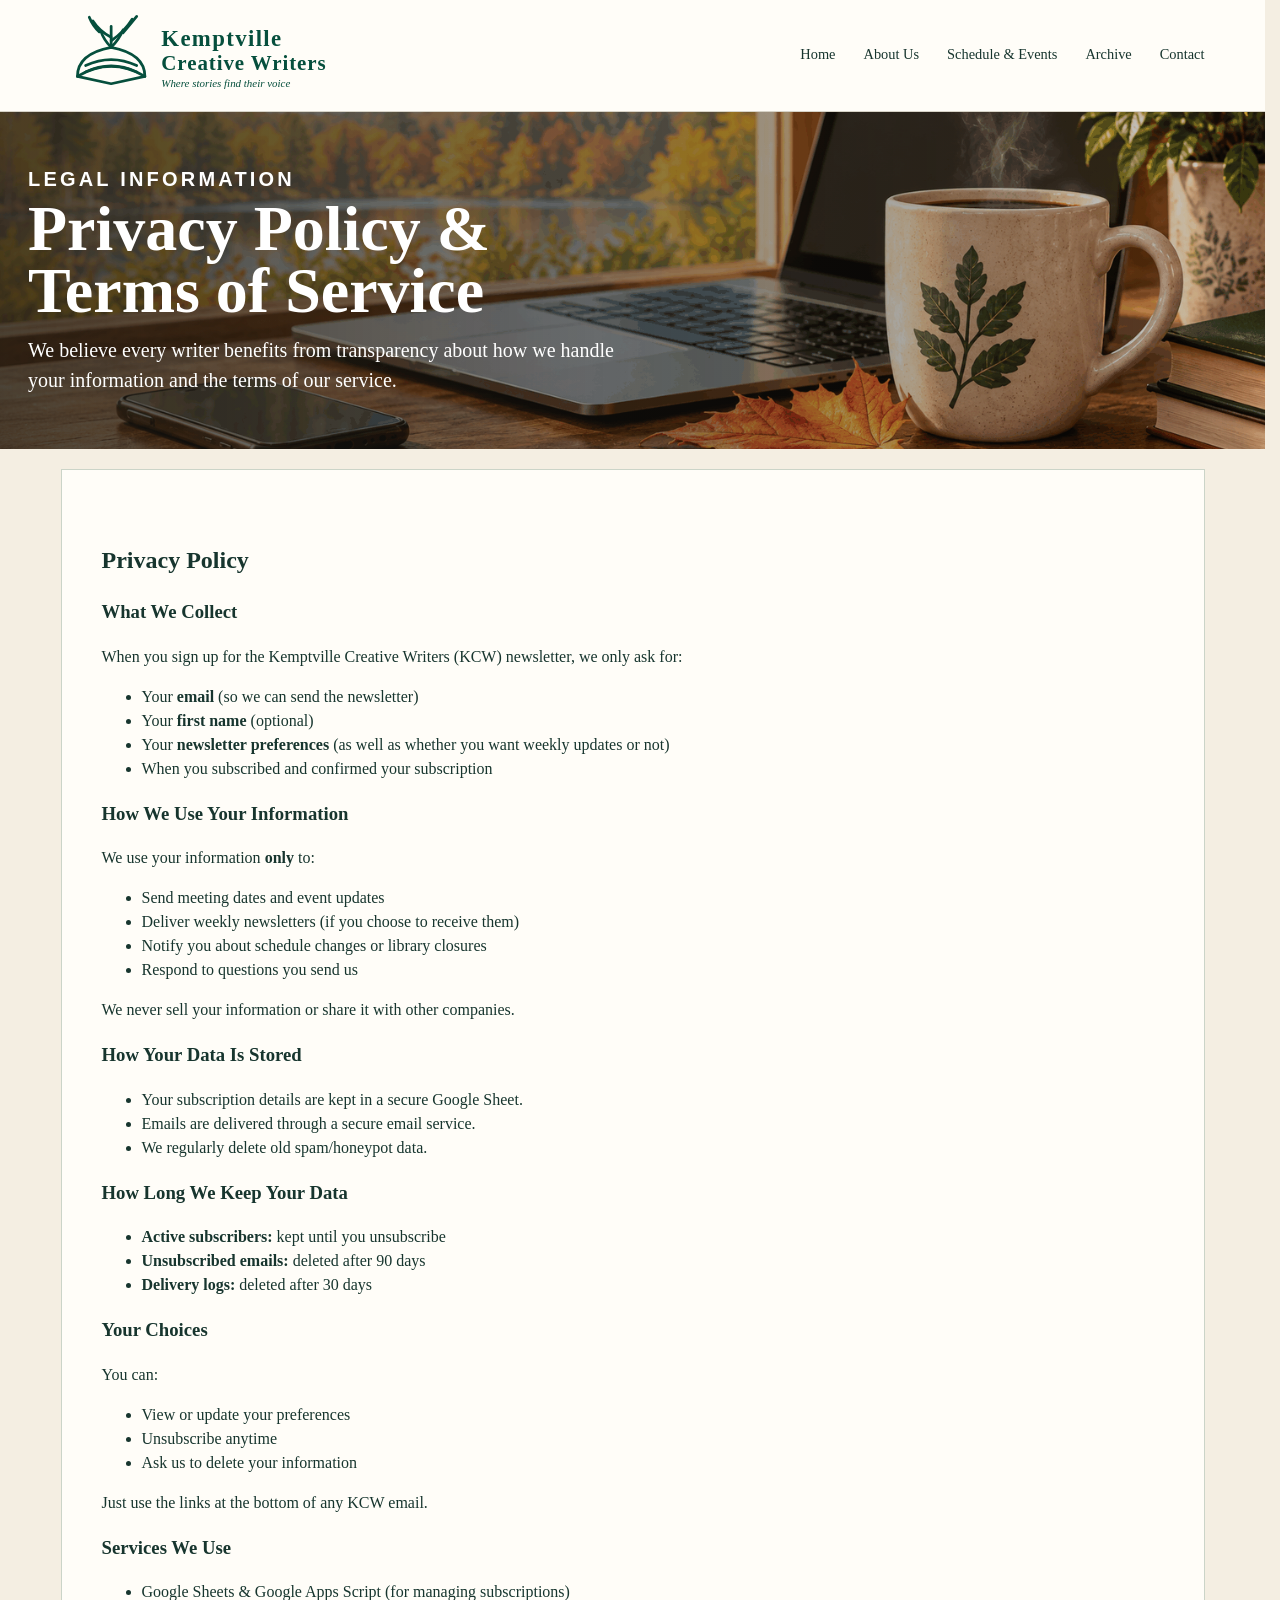
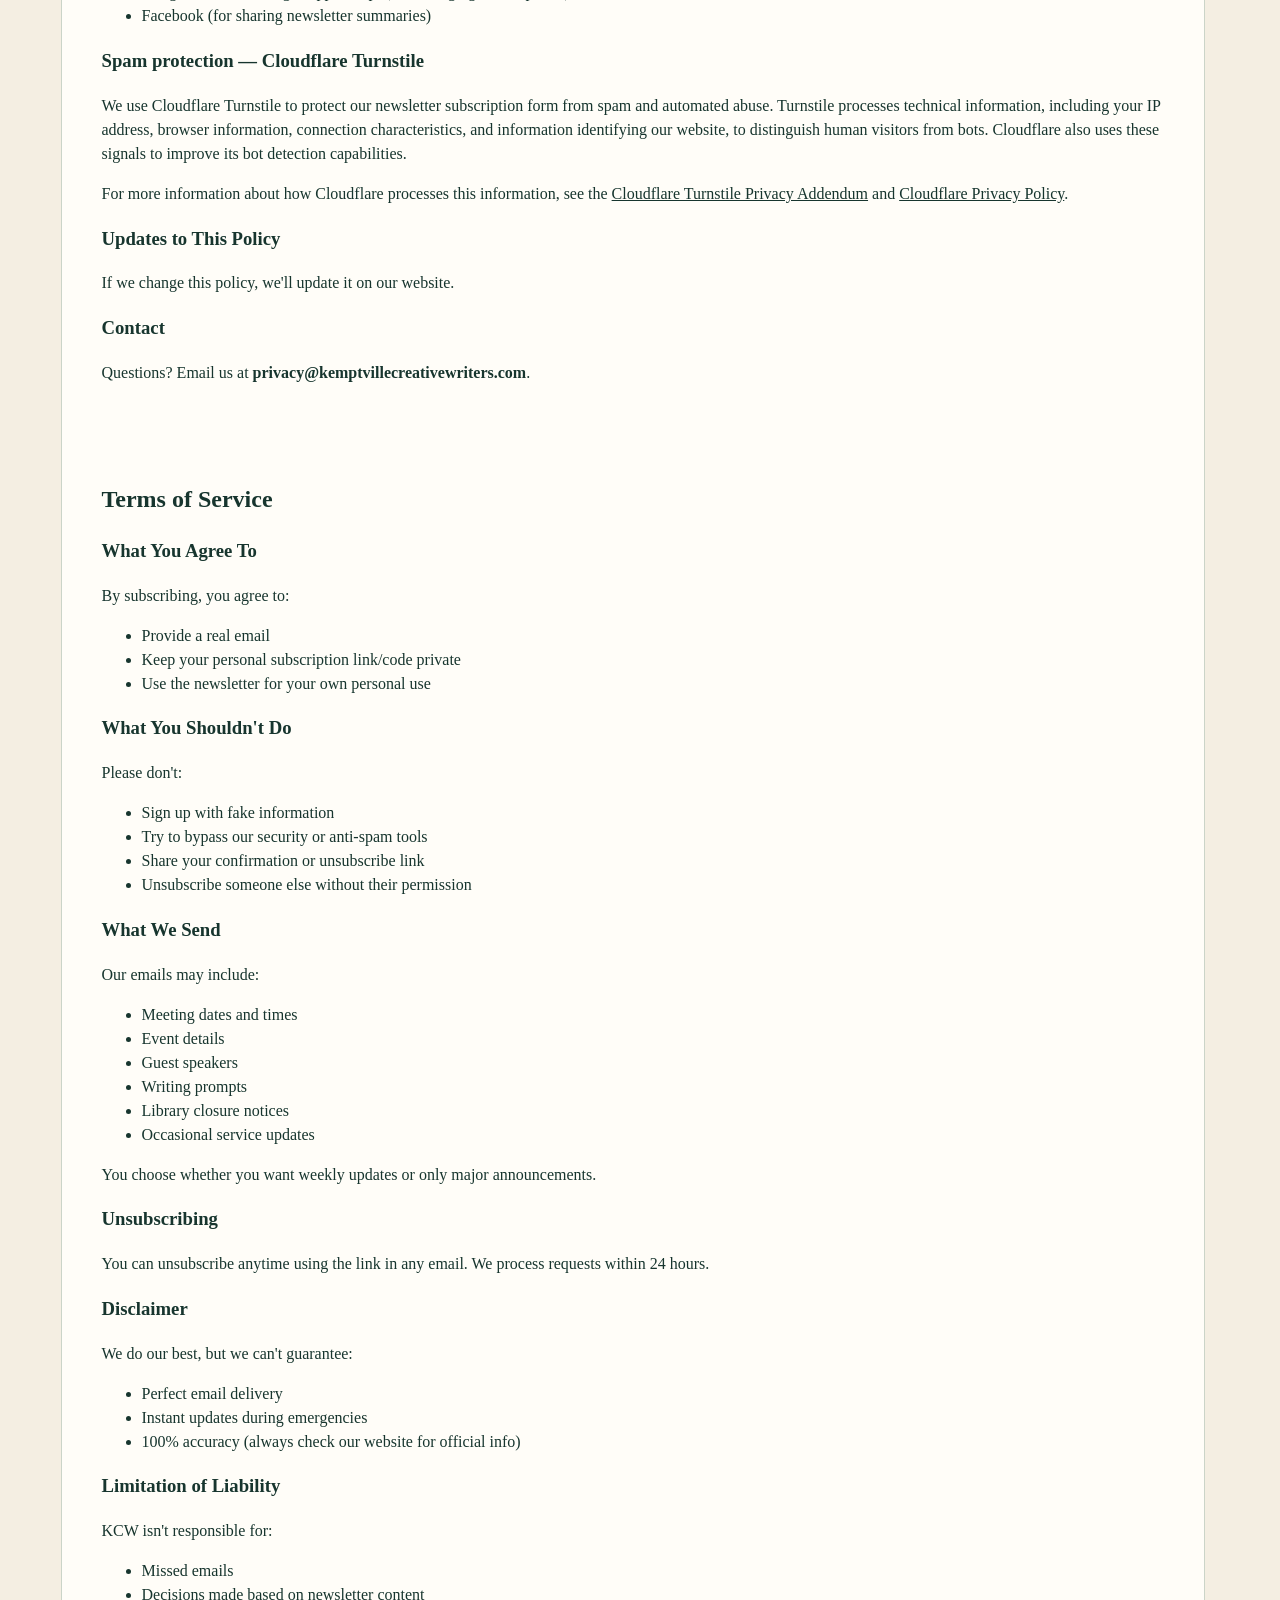
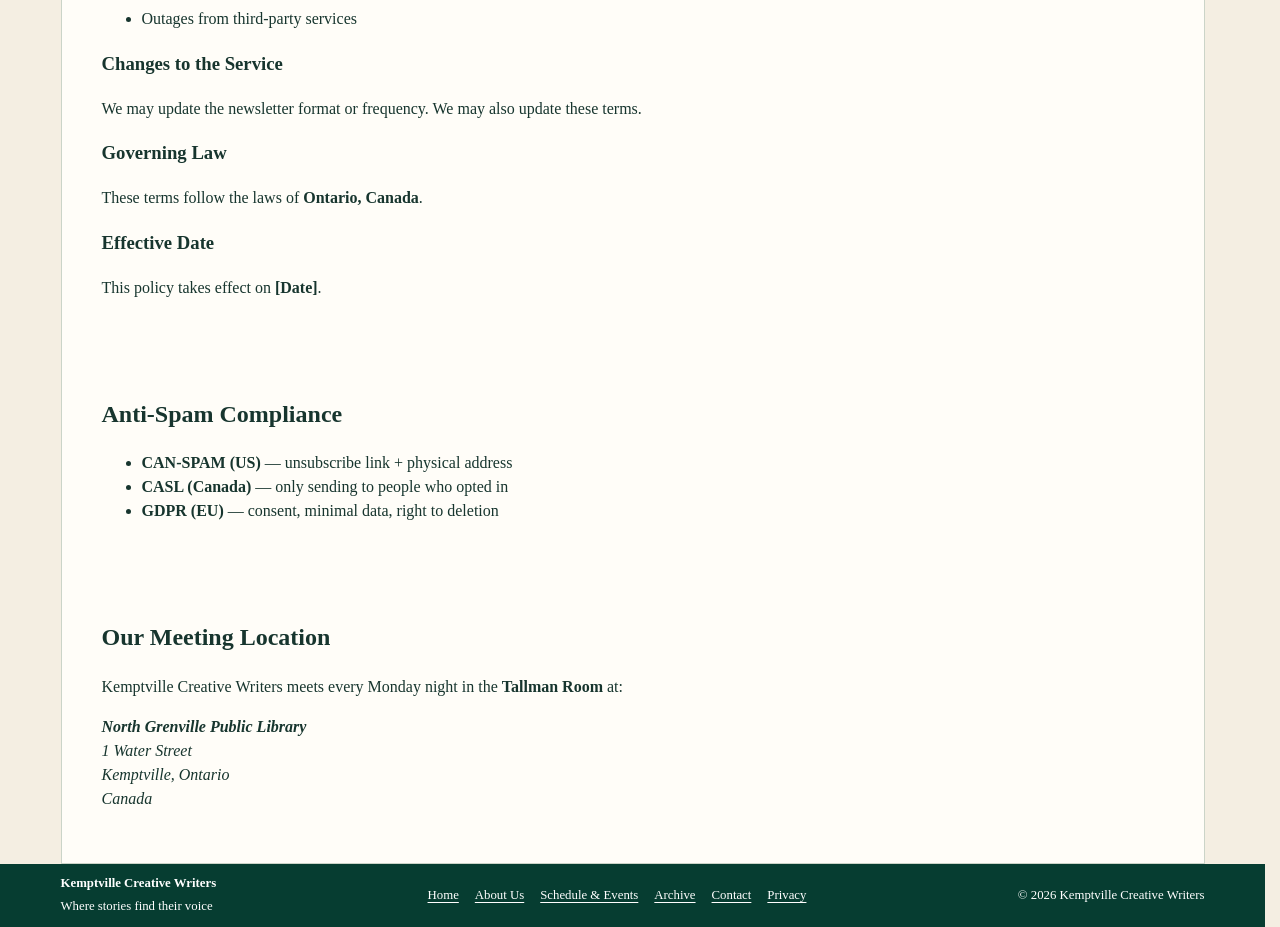
<file: privacy.html>
<!DOCTYPE html>
<html lang="en">
<head>
  <meta charset="UTF-8">
  <meta name="viewport" content="width=device-width, initial-scale=1">
  <meta name="description" content="Privacy Policy and Terms of Service for Kemptville Creative Writers.">
  <title>Privacy Policy & Terms of Service | Kemptville Creative Writers</title>

  <link rel="stylesheet" href="styles/styles.css">
</head>

<body>

  <header class="site-header">
    <div class="header-inner">

      <a class="site-brand" href="index.html" aria-label="Kemptville Creative Writers home">
        <img
          src="images/logo.svg"
          alt="Kemptville Creative Writers — Where stories find their voice"
        >
      </a>

      <button class="nav-toggle" type="button" aria-expanded="false" aria-controls="site-navigation">
        Menu
      </button>
      <nav id="site-navigation" class="site-nav" aria-label="Main navigation">
        <a href="index.html">Home</a>
        <a href="about.html">About Us</a>
        <a href="schedule.html">Schedule &amp; Events</a>
        <a href="archive.html">Archive</a>
        <a href="contact.html">Contact</a>
      </nav>



    </div>
  </header>

  <main>

    <!-- Privacy hero -->
    <section class="hero hero-privacy">
      <div class="hero-copy">
        <p class="eyebrow">Legal Information</p>

        <h1>Privacy Policy &amp; Terms of Service</h1>

        <p>
          We believe every writer benefits from transparency about how we
          handle your information and the terms of our service.
        </p>
      </div>
    </section>


    <!-- Privacy content -->
    <section class="page-content">
      <article class="panel">

        <!-- PRIVACY POLICY -->
        <section class="section">
          <h2>Privacy Policy</h2>

          <div class="content">
            <h3>What We Collect</h3>
            <p>When you sign up for the Kemptville Creative Writers (KCW) newsletter, we only ask for:</p>
            <ul>
              <li>Your <strong>email</strong> (so we can send the newsletter)</li>
              <li>Your <strong>first name</strong> (optional)</li>
              <li>Your <strong>newsletter preferences</strong> (as well as whether you want weekly updates or not)</li>
              <li>When you subscribed and confirmed your subscription</li>
            </ul>
          </div>

          <div class="content">
            <h3>How We Use Your Information</h3>
            <p>We use your information <strong>only</strong> to:</p>
            <ul>
              <li>Send meeting dates and event updates</li>
              <li>Deliver weekly newsletters (if you choose to receive them)</li>
              <li>Notify you about schedule changes or library closures</li>
              <li>Respond to questions you send us</li>
            </ul>
            <p>We never sell your information or share it with other companies.</p>
          </div>

          <div class="content">
            <h3>How Your Data Is Stored</h3>
            <ul>
              <li>Your subscription details are kept in a secure Google Sheet.</li>
              <li>Emails are delivered through a secure email service.</li>
              <li>We regularly delete old spam/honeypot data.</li>
            </ul>
          </div>

          <div class="content">
            <h3>How Long We Keep Your Data</h3>
            <ul>
              <li><strong>Active subscribers:</strong> kept until you unsubscribe</li>
              <li><strong>Unsubscribed emails:</strong> deleted after 90 days</li>
              <li><strong>Delivery logs:</strong> deleted after 30 days</li>
            </ul>
          </div>

          <div class="content">
            <h3>Your Choices</h3>
            <p>You can:</p>
            <ul>
              <li>View or update your preferences</li>
              <li>Unsubscribe anytime</li>
              <li>Ask us to delete your information</li>
            </ul>
            <p>Just use the links at the bottom of any KCW email.</p>
          </div>

          <div class="content">
            <h3>Services We Use</h3>
            <ul>
              <li>Google Sheets &amp; Google Apps Script (for managing subscriptions)</li>
              <li>Facebook (for sharing newsletter summaries)</li>
            </ul>
          </div>

          <div class="content">
            <h3>Spam protection — Cloudflare Turnstile</h3>
            <p>We use Cloudflare Turnstile to protect our newsletter subscription form from spam and automated abuse. Turnstile processes technical information, including your IP address, browser information, connection characteristics, and information identifying our website, to distinguish human visitors from bots. Cloudflare also uses these signals to improve its bot detection capabilities.</p>
            <p>For more information about how Cloudflare processes this information, see the <a href="https://www.cloudflare.com/turnstile-privacy-policy/">Cloudflare Turnstile Privacy Addendum</a> and <a href="https://www.cloudflare.com/privacypolicy/">Cloudflare Privacy Policy</a>.</p>
          </div>

          <div class="content">
            <h3>Updates to This Policy</h3>
            <p>If we change this policy, we'll update it on our website.</p>
          </div>

          <div class="content">
            <h3>Contact</h3>
            <p>Questions? Email us at <strong>privacy@kemptvillecreativewriters.com</strong>.</p>
          </div>
        </section>

        <!-- TERMS OF SERVICE -->
        <section class="section">
          <h2>Terms of Service</h2>

          <div class="content">
            <h3>What You Agree To</h3>
            <p>By subscribing, you agree to:</p>
            <ul>
              <li>Provide a real email</li>
              <li>Keep your personal subscription link/code private</li>
              <li>Use the newsletter for your own personal use</li>
            </ul>
          </div>

          <div class="content">
            <h3>What You Shouldn't Do</h3>
            <p>Please don't:</p>
            <ul>
              <li>Sign up with fake information</li>
              <li>Try to bypass our security or anti‑spam tools</li>
              <li>Share your confirmation or unsubscribe link</li>
              <li>Unsubscribe someone else without their permission</li>
            </ul>
          </div>

          <div class="content">
            <h3>What We Send</h3>
            <p>Our emails may include:</p>
            <ul>
              <li>Meeting dates and times</li>
              <li>Event details</li>
              <li>Guest speakers</li>
              <li>Writing prompts</li>
              <li>Library closure notices</li>
              <li>Occasional service updates</li>
            </ul>
            <p>You choose whether you want weekly updates or only major announcements.</p>
          </div>

          <div class="content">
            <h3>Unsubscribing</h3>
            <p>You can unsubscribe anytime using the link in any email. We process requests within 24 hours.</p>
          </div>

          <div class="content">
            <h3>Disclaimer</h3>
            <p>We do our best, but we can't guarantee:</p>
            <ul>
              <li>Perfect email delivery</li>
              <li>Instant updates during emergencies</li>
              <li>100% accuracy (always check our website for official info)</li>
            </ul>
          </div>

          <div class="content">
            <h3>Limitation of Liability</h3>
            <p>KCW isn't responsible for:</p>
            <ul>
              <li>Missed emails</li>
              <li>Decisions made based on newsletter content</li>
              <li>Outages from third‑party services</li>
            </ul>
          </div>

          <div class="content">
            <h3>Changes to the Service</h3>
            <p>We may update the newsletter format or frequency. We may also update these terms.</p>
          </div>

          <div class="content">
            <h3>Governing Law</h3>
            <p>These terms follow the laws of <strong>Ontario, Canada</strong>.</p>
          </div>

          <div class="content">
            <h3>Effective Date</h3>
            <p>This policy takes effect on <strong>[Date]</strong>.</p>
          </div>
        </section>

        <!-- ANTI-SPAM -->
        <section class="section">
          <h2>Anti‑Spam Compliance</h2>
          <div class="content">
            <ul>
              <li><strong>CAN‑SPAM (US)</strong> — unsubscribe link + physical address</li>
              <li><strong>CASL (Canada)</strong> — only sending to people who opted in</li>
              <li><strong>GDPR (EU)</strong> — consent, minimal data, right to deletion</li>
            </ul>
          </div>
        </section>

        <!-- PHYSICAL ADDRESS -->
        <section class="section">
          <h2>Our Meeting Location</h2>
          <div class="content">
            <p>Kemptville Creative Writers meets every Monday night in the <strong>Tallman Room</strong> at:</p>

            <address>
              <strong>North Grenville Public Library</strong><br>
              1 Water Street<br>
              Kemptville, Ontario<br>
              Canada<br>
            </address>
          </div>
        </section>

      </article>
    </section>

  </main>


  <footer class="site-footer">
    <div class="footer-inner">
      <div class="footer-brand">
        <strong>Kemptville Creative Writers</strong>
        <span>Where stories find their voice</span>
      </div>
      <nav aria-label="Footer navigation">
        <a href="index.html">Home</a>
        <a href="about.html">About Us</a>
        <a href="schedule.html">Schedule &amp; Events</a>
        <a href="archive.html">Archive</a>
        <a href="contact.html">Contact</a>
        <a href="privacy.html">Privacy</a>
      </nav>
      <p>© 2026 Kemptville Creative Writers</p>
    </div>
  </footer>

  <script src="scripts/site.js"></script>

</body>
</html>
</file>
<file: styles/styles.css>
:root {
  --forest: #0b5a46;
  --forest-dark: #063d31;
  --cream: #f4eee2;
  --paper: #fffdf8;
  --mint: #e4eee3;
  --line: #cbd4c8;
  --ink: #17352e;
  --muted: #50655e;
  --strip-bg: #dce8d8;
  --success-bg: #f0f6ef;
  --success-border: #b8cdb8;
  --error-bg: #faf0f0;
  --error-border: #ddb8b8;
  --max: 1180px;
  --shadow: 0 8px 24px rgba(18, 43, 35, 0.08);
}

* {
  box-sizing: border-box;
}

html {
  scroll-behavior: smooth;
  /* Keep centered content aligned on both short and scrollable pages. */
  scrollbar-gutter: stable;
}

body {
  margin: 0;
  background: var(--cream);
  color: var(--ink);
  font-family: Georgia, "Times New Roman", serif;
  line-height: 1.5;
  display: flex;
  flex-direction: column;
  min-height: 100vh;
}

a {
  color: inherit;
}

.site-header {
  background: #fffdf8;
  border-bottom: 1px solid #d6d2c6;
  position: relative;
  z-index: 10;
}

.header-inner {
  max-width: var(--max);
  margin: auto;
  min-height: 86px;
  padding: 10px 18px;
  display: flex;
  align-items: center;
  justify-content: space-between;
  gap: 24px;
}

.site-brand {
  display: flex;
  align-items: center;
  text-decoration: none;
  min-width: 0;
}

.site-brand img {
  width: min(310px, 48vw);
  height: auto;
  display: block;
}

.site-nav {
  display: flex;
  align-items: center;
  gap: 28px;
  font-size: 0.9rem;
}

.site-nav a {
  text-decoration: none;
  padding: 0.6rem 0;
  border-bottom: 2px solid transparent;
}

.site-nav a:hover,
.site-nav a[aria-current="page"] {
  border-bottom-color: var(--forest);
  color: var(--forest-dark);
}

.nav-toggle {
  display: none;
  border: 0;
  background: none;
  color: var(--forest-dark);
  font: 700 1rem Arial, sans-serif;
}

.page-wrap {
  max-width: var(--max);
  margin: auto;
}

.hero {
  position: relative;
  min-height: 330px;
  background-size: cover;
  background-position: center;
  display: flex;
  align-items: flex-end;
}

.hero-home {
  min-height: 470px;
  background-image:
    linear-gradient(90deg, rgba(4, 43, 34, 0.84), rgba(4, 43, 34, 0.45) 48%, rgba(4, 43, 34, 0.08)),
    url("../images/autumn-writing-banner-optimized.png");
  background-position: center center;
}

.hero-about {
  background-image:
    linear-gradient(90deg, rgba(24, 22, 17, 0.78), rgba(24, 22, 17, 0.2)),
    url("../images/about-hero-optimized.png");
  background-position: center center;
}

.hero-schedule {
  background-image:
    linear-gradient(90deg, rgba(24, 22, 17, 0.78), rgba(24, 22, 17, 0.2)),
    var(--schedule-hero-image, url("../images/schedule-hero-optimized.png"));
  background-position: center center;
}

.hero-archive {
  --schedule-hero-image: url("../images/archive-hero-optimized.png");
}

.hero-contact {
  background-image:
    linear-gradient(90deg, rgba(24, 22, 17, 0.78), rgba(24, 22, 17, 0.2)),
    url("../images/contact-hero-optimized.png");
  background-position: center center;
}


.hero-privacy {
  background-image:
    linear-gradient(90deg, rgba(24, 22, 17, 0.78), rgba(24, 22, 17, 0.2)),
    url("../images/contact-hero-optimized.png");
  background-position: center center;
}
.hero-confirmed {
  background-image:
    linear-gradient(90deg, rgba(24, 22, 17, 0.78), rgba(24, 22, 17, 0.2)),
    url("../images/confirmed-hero-optimized.png");
  background-position: center center;
}

.hero-preferences {
  background-image:
    linear-gradient(90deg, rgba(24, 22, 17, 0.78), rgba(24, 22, 17, 0.2)),
    url("../images/preferences-hero-optimized.png");
  background-position: center center;
}

.hero-unsubscribed {
  background-image:
    linear-gradient(90deg, rgba(24, 22, 17, 0.78), rgba(24, 22, 17, 0.2)),
    url("../images/unsubscribed-hero-optimized.png");
  background-position: center center;
}

.hero-about,
.hero-confirmed,
.hero-unsubscribed {
  min-height: clamp(220px, 34vw, 300px);
  background-size: cover;
  background-repeat: no-repeat;
  background-position: center center;
}

.hero-about .hero-copy,
.hero-confirmed .hero-copy,
.hero-unsubscribed .hero-copy {
  padding-top: clamp(22px, 4vw, 32px);
  padding-bottom: clamp(22px, 4vw, 32px);
}

/* Keep the main interior-page heroes aligned on desktop. */
@media (min-width: 701px) {
  .hero-about,
  .hero-schedule,
  .hero-archive,
  .hero-contact {
    height: 380px;
    min-height: 380px;
  }
}

.hero-copy {
  padding: 54px 28px;
  color: #fff;
  max-width: 700px;
}

.eyebrow {
  text-transform: uppercase;
  letter-spacing: 0.16em;
  font: 700 0.72rem/1.3 Arial, sans-serif;
}

.hero h1 {
  font-size: clamp(2.4rem, 5vw, 4.5rem);
  line-height: 0.98;
  margin: 0.35rem 0 0.75rem;
}

.hero p {
  font-size: clamp(1rem, 1.8vw, 1.25rem);
  margin: 0;
  max-width: 610px;
}

.button {
  display: inline-block;
  border: 1px solid var(--forest);
  padding: 0.7rem 1.1rem;
  border-radius: 4px;
  text-decoration: none;
  font: 700 0.82rem Arial, sans-serif;
  cursor: pointer;
}

.button-primary {
  background: var(--forest);
  color: #fff;
}

.button-primary:hover {
  background: var(--forest-dark);
}

/* NEW — Disabled button */
.button[disabled],
.button-primary[disabled] {
  background: var(--line);
  color: var(--muted);
  border-color: var(--line);
  cursor: not-allowed;
  opacity: 0.6;
}

.section {
  max-width: var(--max);
  margin: auto;
  padding: 30px 18px;
}

.section-title {
  margin: 0 0 12px;
  font-size: 1.65rem;
  color: var(--forest-dark);
}

.panel {
  background: var(--paper);
  border: 1px solid var(--line);
  padding: 22px;
}

.grid-3 {
  display: grid;
  grid-template-columns: repeat(3, minmax(0, 1fr));
  gap: 12px;
}

.grid-2 {
  display: grid;
  grid-template-columns: 1.4fr 0.9fr;
  gap: 18px;
}

.newsletter-reasons {
  background: var(--paper);
  border-bottom: 1px solid var(--line);
}

.reasons-inner {
  max-width: var(--max);
  margin: auto;
  padding: 18px;
}

.reasons-inner h2 {
  font-size: 1.45rem;
  margin: 0 0 15px;
}

.reason-grid {
  display: grid;
  grid-template-columns: repeat(4, minmax(0, 1fr));
}

.reason {
  display: grid;
  grid-template-columns: 42px 1fr;
  gap: 10px;
  padding: 4px 15px;
  border-left: 1px solid var(--line);
}

.reason:first-child {
  border-left: 0;
  padding-left: 0;
}

.reason-icon {
  width: 38px;
  height: 38px;
  border-radius: 50%;
  background: var(--mint);
  display: grid;
  place-items: center;
  color: var(--forest);
  font-weight: 700;
}

.reason h3 {
  font-size: 0.92rem;
  margin: 0 0 3px;
  line-height: 1.15;
}

.reason p {
  font-size: 0.76rem;
  color: var(--muted);
  margin: 0;
  line-height: 1.35;
}

.newsletter-strip {
  background: var(--strip-bg);
  border-bottom: 1px solid var(--line);
  border-top: 1px solid #c8d6c4;
}

.newsletter-inner {
  max-width: var(--max);
  margin: auto;
  padding: 16px 18px;
  display: grid;
  grid-template-columns: 0.85fr 1.6fr;
  gap: 12px 20px;
  align-items: center;
}

#newsletter-message {
  grid-column: 2;
  margin: 0;
}

#newsletter-message.success,
#newsletter-message.error {
  display: flex;
  align-items: center;
  gap: 10px;
  padding: 10px 14px;
  border-radius: 6px;
  font: 0.82rem/1.4 Arial, sans-serif;
}

#newsletter-message.success {
  background: var(--success-bg);
  color: var(--forest-dark);
  border: 1px solid var(--success-border);
  border-left: 3px solid var(--forest);
}

#newsletter-message.success::before {
  content: "✓";
  flex-shrink: 0;
  width: 22px;
  height: 22px;
  border-radius: 50%;
  background: var(--forest);
  color: #fff;
  display: grid;
  place-items: center;
  font-size: 12px;
  font-weight: 700;
}

#newsletter-message.error {
  background: var(--error-bg);
  color: #6b2a2a;
  border: 1px solid var(--error-border);
  border-left: 3px solid #a94444;
}

.newsletter-copy {
  display: flex;
  align-items: center;
  gap: 12px;
}

.leaf-mark {
  font-size: 2.5rem;
  color: var(--forest);
}

.newsletter-copy h2 {
  margin: 0;
  font-size: 1.4rem;
}

.newsletter-copy p {
  margin: 2px 0 0;
  color: var(--muted);
  font-size: 0.78rem;
}

.newsletter-form {
  display: grid;
  grid-template-columns: 1fr 1.2fr auto;
  gap: 8px;
  align-items: end;
}

.newsletter-form label {
  font: 600 0.68rem Arial, sans-serif;
  display: block;
  margin-bottom: 3px;
}

.newsletter-form input[type="text"],
.newsletter-form input[type="email"],
.contact-form input,
.contact-form textarea {
  width: 100%;
  padding: 8px;
  border: 1px solid var(--line);
  background: #fff;
  font: 14px Georgia, serif;
}

/* NEW — Disabled inputs + textarea */
.contact-form input[disabled],
.contact-form textarea[disabled],
.contact-form button[disabled] {
  background: var(--mint);
  color: var(--muted);
  border-color: var(--line);
  cursor: not-allowed;
  opacity: 0.6;
}

.newsletter-option {
  grid-column: 1 / -1;
  font: 12px Arial, sans-serif;
  display: flex;
  align-items: center;
  gap: 5px;
}

.home-panels {
  padding-top: 22px;
  padding-bottom: 40px;
}

.home-panel h2 {
  font-size: 1.3rem;
  margin: 0 0 7px;
  color: var(--forest-dark);
}

.home-panel p {
  font-size: 0.83rem;
  margin: 0 0 8px;
}

.meta {
  font-size: 0.8rem;
  display: grid;
  gap: 8px;
  margin: 12px 0;
}

.meta strong {
  display: block;
  color: var(--forest-dark);
}

.checks {
  list-style: none;
  padding: 0;
  margin: 10px 0;
  display: grid;
  gap: 6px;
  font-size: 0.82rem;
}

.checks li:before {
  content: "✓";
  color: var(--forest);
  font-weight: 700;
  margin-right: 8px;
}

.page-content {
  max-width: var(--max);
  margin: auto;
  padding: 20px 18px 0;
}

.welcome-section {
  padding: 0 18px 40px;
}

.about-layout {
  display: grid;
  grid-template-columns: 1.45fr 0.8fr;
  gap: 18px;
}

.glance {
  background: var(--mint);
  border: 1px solid #d1dfcf;
  padding: 20px;
}

.glance h2 {
  margin: 0 0 14px;
  font-size: 1.3rem;
}

.glance-row {
  padding: 10px 0;
  border-bottom: 1px solid #cbd8c8;
  font-size: 0.8rem;
}

.glance-row:last-child {
  border-bottom: 0;
}

.events {
  width: 100%;
  border-collapse: collapse;
  background: var(--paper);
  font-size: 0.8rem;
}

.events th,
.events td {
  padding: 10px;
  border: 1px solid var(--line);
  text-align: left;
}

.events th {
  background: #e3eee2;
  color: var(--forest-dark);
}

.schedule-layout {
  display: grid;
  grid-template-columns: 1fr 0.75fr;
  gap: 18px;
}

.timeline {
  display: grid;
  gap: 8px;
}

.timeline-row {
  display: grid;
  grid-template-columns: 52px 1fr;
  gap: 10px;
  align-items: center;
}

.step {
  width: 52px;
  height: 52px;
  border-radius: 50%;
  background: var(--mint);
  display: grid;
  place-items: center;
  color: var(--forest);
  font-weight: 700;
  flex-shrink: 0;
}

.contact-layout {
  display: grid;
  grid-template-columns: 1fr 1fr;
  gap: 20px;
}

.contact-info {
  display: grid;
  gap: 16px;
}

.contact-item {
  display: grid;
  grid-template-columns: 42px 1fr;
  gap: 10px;
}

.contact-icon {
  width: 38px;
  height: 38px;
  border-radius: 50%;
  background: var(--mint);
  display: grid;
  place-items: center;
  color: var(--forest);
  font-size: 1.2rem;
  flex-shrink: 0;
}

.contact-form {
  display: grid;
  gap: 10px;
}

.contact-form label {
  font: 600 0.8rem Arial, sans-serif;
  display: block;
}

.contact-form textarea {
  resize: vertical;
  min-height: 120px;
}

main {
  flex: 1;
}

.site-footer {
  background: var(--forest-dark);
  color: #fff;
  margin-top: auto;
}

.footer-inner {
  max-width: var(--max);
  margin: auto;
  padding: 10px 18px;
  display: flex;
  justify-content: space-between;
  align-items: center;
  gap: 20px;
  font-size: 0.8rem;
}

.footer-brand {
  display: flex;
  flex-direction: column;
  gap: 4px;
}

.footer-inner nav {
  display: flex;
  flex-wrap: wrap;
  gap: 8px 16px;
}

.footer-inner nav a {
  white-space: nowrap;
  text-underline-offset: 3px;
}

.footer-inner p {
  margin: 0;
}

.form-helper,
.form-checksum {
  display: none;
}

.form-message {
  font: 13px Arial, sans-serif;
  padding: 9px 12px;
  border-radius: 6px;
  margin-top: 8px;
  display: none;
}

.form-message.success {
  display: block;
  background: var(--success-bg);
  color: var(--forest-dark);
  border: 1px solid var(--success-border);
  border-left: 3px solid var(--forest);
}

.form-message.error {
  display: block;
  background: var(--error-bg);
  color: #6b2a2a;
  border: 1px solid var(--error-border);
  border-left: 3px solid #a94444;
}

.simple-page {
  min-height: max(220px, 30vh);
  display: flex;
  align-items: center;
  padding: clamp(20px, 4vw, 40px) 18px clamp(30px, 5vw, 52px);
}

.simple-card {
  width: min(650px, 100%);
  max-width: 650px;
  margin: auto;
}

/* =========================================================
   Responsive layout
   ========================================================= */

/* Tablet / smaller desktop */
@media (max-width: 900px) {
  .site-nav {
    gap: 16px;
  }

  .header-inner {
    min-height: 76px;
  }

  .newsletter-inner {
    grid-template-columns: 1fr;
  }

  #newsletter-message {
    grid-column: 1;
  }

  .newsletter-form {
    grid-template-columns: 1fr 1fr auto;
  }

  .reason-grid {
    grid-template-columns: 1fr 1fr;
  }

  .reason:nth-child(3) {
    border-left: 0;
  }

  .about-layout,
  .schedule-layout,
  .contact-layout,
  .grid-2 {
    grid-template-columns: 1fr;
  }

  .grid-3 {
    grid-template-columns: repeat(3, minmax(0, 1fr));
  }

  .hero-copy {
    padding-left: 22px;
    padding-right: 22px;
  }
}

/* Phones */
@media (max-width: 700px) {
  .header-inner {
    min-height: 70px;
    padding-left: 14px;
    padding-right: 14px;
  }

  .site-brand img {
    width: min(235px, 72vw);
  }

  .nav-toggle {
    display: block;
    padding: 8px 2px;
    cursor: pointer;
  }

  .site-nav {
    display: none;
    position: absolute;
    left: 0;
    right: 0;
    top: 100%;
    background: var(--paper);
    border-bottom: 1px solid var(--line);
    padding: 8px 18px;
    flex-direction: column;
    align-items: stretch;
    gap: 0;
    box-shadow: 0 8px 18px rgba(18, 43, 35, 0.08);
  }

  .site-nav.open {
    display: flex;
  }

  .site-nav a {
    padding: 12px 0;
    border-bottom: 1px solid var(--line);
  }

  .site-nav a:last-child {
    border-bottom: 0;
  }

  .hero-home {
    min-height: 420px;
    background-position: 65% center;
    background-image:
      linear-gradient(
        180deg,
        rgba(4, 43, 34, 0.08),
        rgba(4, 43, 34, 0.75)
      ),
      url("../images/autumn-writing-banner-optimized.png");
  }

  .hero-about {
    background-position: 68% center;
    background-image:
      linear-gradient(
        180deg,
        rgba(24, 22, 17, 0.08),
        rgba(24, 22, 17, 0.75)
      ),
      url("../images/about-hero-optimized.png");
  }

  .hero-schedule {
    background-position: 68% center;
    background-image:
      linear-gradient(
        180deg,
        rgba(24, 22, 17, 0.08),
        rgba(24, 22, 17, 0.75)
      ),
      var(--schedule-hero-image, url("../images/schedule-hero-optimized.png"));
  }

  .hero-contact {
    background-position: 68% center;
    background-image:
      linear-gradient(
        180deg,
        rgba(24, 22, 17, 0.08),
        rgba(24, 22, 17, 0.75)
      ),
      url("../images/contact-hero-optimized.png");
  }

  .hero-confirmed {
    background-position: 68% center;
    background-image:
      linear-gradient(
        180deg,
        rgba(24, 22, 17, 0.08),
        rgba(24, 22, 17, 0.75)
      ),
      url("../images/confirmed-hero-optimized.png");
  }

  .hero-preferences {
    background-position: 68% center;
    background-image:
      linear-gradient(
        180deg,
        rgba(24, 22, 17, 0.08),
        rgba(24, 22, 17, 0.75)
      ),
      url("../images/preferences-hero-optimized.png");
  }

  .hero-unsubscribed {
    background-position: 68% center;
    background-image:
      linear-gradient(
        180deg,
        rgba(24, 22, 17, 0.08),
        rgba(24, 22, 17, 0.75)
      ),
      url("../images/unsubscribed-hero-optimized.png");
  }

  .hero-copy {
    padding: 38px 18px;
  }

  .hero-about .hero-copy,
  .hero-confirmed .hero-copy,
  .hero-unsubscribed .hero-copy {
    padding-top: 30px;
    padding-bottom: 30px;
  }

  .section,
  .page-content {
    padding-left: 14px;
    padding-right: 14px;
  }

  .welcome-section {
    padding-left: 14px;
    padding-right: 14px;
  }

  .panel {
    padding: 18px;
  }

  .newsletter-inner {
    padding: 14px;
  }

  .newsletter-form {
    grid-template-columns: 1fr;
  }

  .newsletter-option {
    grid-column: auto;
    align-items: flex-start;
  }

  #newsletter-message {
    grid-column: 1;
  }

  .grid-3 {
    grid-template-columns: 1fr;
  }

  .reason-grid {
    grid-template-columns: 1fr 1fr;
  }

  .reason,
  .reason:first-child,
  .reason:nth-child(3) {
    border-left: 0;
  }

  .reason:nth-child(odd) {
    border-left: 0;
  }

  .reason:nth-child(n + 3) {
    border-top: 1px solid var(--line);
    padding-top: 10px;
  }

  .reason:nth-child(3) {
    padding-left: 0;
  }

  .footer-inner {
    flex-direction: column;
    text-align: center;
    padding-left: 14px;
    padding-right: 14px;
  }

  .footer-inner nav {
    flex-wrap: wrap;
    justify-content: center;
  }

  .events {
    display: block;
    overflow-x: auto;
    white-space: nowrap;
  }

  .timeline-row {
    grid-template-columns: 42px 1fr;
  }

  .step {
    width: 42px;
    height: 42px;
  }

  .contact-form {
    padding: 16px;
  }
}

/* Small phones */
@media (max-width: 480px) {
  .site-brand img {
    width: min(205px, 68vw);
  }

  .reason-grid {
    grid-template-columns: 1fr;
  }

  .reason,
  .reason:first-child,
  .reason:nth-child(3),
  .reason:nth-child(n + 3) {
    border-left: 0;
    border-top: 1px solid var(--line);
    padding: 10px 0;
  }

  .reason:first-child {
    border-top: 0;
  }

  .reason:nth-child(2) {
    border-top: 1px solid var(--line);
  }

  .hero h1 {
    font-size: 2.5rem;
  }

  .hero-home {
    min-height: 400px;
    background-position: 68% center;
  }

  .hero-about,
  .hero-schedule,
  .hero-contact,
  .hero-privacy,
  .hero-confirmed,
  .hero-preferences,
  .hero-unsubscribed {
    background-position: 72% center;
  }

  .hero-copy {
    padding-left: 14px;
    padding-right: 14px;
  }

  .events {
    font-size: 0.72rem;
  }

  .events th,
  .events td {
    padding: 7px;
  }

  .simple-page {
    padding-left: 14px;
    padding-right: 14px;
  }
}

/* =========================================================
   KCW event-driven homepage and schedule
   Built on the repaired stylesheet without changing the
   existing colour palette or image assets.
   ========================================================= */
.hero-actions {
  display: flex;
  flex-wrap: wrap;
  gap: 10px;
  margin-top: 22px;
}

.button-light {
  background: rgba(255,255,255,.08);
  color: #fff;
  border-color: rgba(255,255,255,.8);
}

.button-light:hover {
  background: rgba(255,255,255,.18);
}

.featured-section {
  padding-top: 26px;
  padding-bottom: 18px;
}

.featured-event {
  display: grid;
  grid-template-columns: minmax(230px, .55fr) 1.45fr;
  gap: 0;
  background: var(--paper);
  border: 1px solid var(--line);
  box-shadow: var(--shadow);
  overflow: hidden;
}

.featured-event-art,
.event-card-art,
.visitor-art {
  background: linear-gradient(135deg, var(--mint), var(--cream));
  color: var(--forest-dark);
  display: flex;
  flex-direction: column;
  align-items: center;
  justify-content: center;
  text-align: center;
}

.featured-event-art {
  min-height: 300px;
  padding: 24px;
  border-right: 1px solid var(--line);
}

.large-book-icon {
  font-size: 4.8rem;
  line-height: 1;
  margin-bottom: 18px;
  color: var(--forest);
}

.featured-event-art strong {
  font-size: 1.25rem;
  max-width: 220px;
}

.featured-event-art span:last-child {
  margin-top: 5px;
  color: var(--muted);
  font: 600 .78rem Arial, sans-serif;
}

.featured-event-content {
  padding: 30px 32px;
}

.featured-event-content h2 {
  margin: 9px 0 10px;
  color: var(--forest-dark);
  font-size: clamp(1.8rem, 3vw, 2.65rem);
  line-height: 1.05;
}

.featured-event-description {
  max-width: 760px;
  margin: 0 0 18px;
  font-size: 1rem;
}

.event-type {
  display: inline-block;
  border-radius: 999px;
  padding: 4px 9px;
  background: var(--forest);
  color: #fff;
  font: 700 .68rem Arial, sans-serif;
  letter-spacing: .02em;
}

.event-type-guest-speaker { background: var(--forest); }
.event-type-craft-workshop { background: #4d7667; }
.event-type-special-event { background: #765b88; }
.event-type-writing-night { background: #5f7952; }
.event-type-holiday { background: #7c6b43; }
.event-type-other { background: var(--muted); }

.event-meta,
.schedule-details {
  display: grid;
  gap: 11px;
  margin: 18px 0;
  font: .84rem/1.45 Arial, sans-serif;
}

.event-meta strong,
.schedule-details strong {
  display: block;
  color: var(--forest-dark);
  margin-bottom: 2px;
}

.event-actions {
  display: flex;
  flex-wrap: wrap;
  gap: 8px;
  margin-top: 18px;
}

.event-actions .button:not(.button-primary) {
  background: var(--paper);
}

.empty-event {
  padding: 34px;
}

.learning-section {
  padding-top: 18px;
}

.section-heading-centered {
  text-align: center;
  margin-bottom: 22px;
}

.section-heading-centered h2,
.section-heading-row h2 {
  margin: 4px 0 0;
  color: var(--forest-dark);
  font-size: clamp(1.8rem, 3vw, 2.4rem);
}

.learning-grid {
  display: grid;
  grid-template-columns: repeat(4, 1fr);
  gap: 14px;
}

.learning-card {
  text-align: center;
  padding: 8px 10px 18px;
}

.feature-icon {
  width: 52px;
  height: 52px;
  border-radius: 50%;
  display: inline-grid;
  place-items: center;
  background: var(--mint);
  color: var(--forest);
  font-size: 1.45rem;
  font-weight: 700;
}

.learning-card h3 {
  margin: 11px 0 6px;
  font-size: 1.05rem;
  color: var(--forest-dark);
}

.learning-card p {
  margin: 0;
  color: var(--muted);
  font-size: .82rem;
}

.outcomes-section {
  padding-top: 18px;
  padding-bottom: 22px;
}

.outcomes-panel,
.visitor-panel {
  background: var(--mint);
  border: 1px solid #d1dfcf;
  padding: 24px;
}

.outcomes-heading {
  display: flex;
  gap: 14px;
  align-items: flex-start;
}

.outcomes-heading h2 {
  margin: 2px 0 2px;
  color: var(--forest-dark);
  font-size: 1.55rem;
}

.outcomes-heading p { margin: 0; color: var(--muted); }

.outcomes-grid {
  display: grid;
  grid-template-columns: repeat(3, 1fr);
  margin-top: 22px;
}

.outcomes-grid > div {
  padding: 0 20px;
  border-left: 1px solid var(--line);
}

.outcomes-grid > div:first-child {
  border-left: 0;
  padding-left: 0;
}

.outcomes-grid h3 {
  margin: 0 0 6px;
  font-size: .92rem;
  color: var(--forest-dark);
}

.outcomes-grid p { margin: 0; font-size: .82rem; color: var(--muted); }

.upcoming-section { padding-top: 18px; }

.section-heading-row {
  display: flex;
  align-items: end;
  justify-content: space-between;
  gap: 20px;
  margin-bottom: 16px;
}

.event-grid {
  display: grid;
  grid-template-columns: repeat(3, minmax(0, 1fr));
  gap: 14px;
}

.event-grid > .empty-state {
  grid-column: 1 / -1;
  min-width: 0;
}

.event-card {
  background: var(--paper);
  border: 1px solid var(--line);
  display: grid;
  grid-template-rows: 120px 1fr;
  overflow: hidden;
}

.event-card-featured { border-color: #a8bda4; box-shadow: var(--shadow); }

.event-card-art {
  min-height: 120px;
  padding: 10px;
  border-bottom: 1px solid var(--line);
}

.book-icon { font-size: 2.3rem; color: var(--forest); }
.event-card-art span:last-child { font: 700 .62rem Arial, sans-serif; letter-spacing: .14em; margin-top: 4px; }

.event-card-body { padding: 16px; }
.event-card h3 { margin: 9px 0 5px; color: var(--forest-dark); font-size: 1.08rem; line-height: 1.15; }
.event-card p { margin: 5px 0; font-size: .79rem; color: var(--muted); }
.event-speaker { color: var(--ink) !important; }
.event-card-meta { margin-top: 10px; font: 700 .72rem Arial, sans-serif; color: var(--forest-dark); }

.visitor-section { padding-top: 12px; padding-bottom: 30px; }

.visitor-panel {
  display: grid;
  grid-template-columns: 260px 1fr;
  gap: 24px;
  align-items: stretch;
}

.visitor-art {
  min-height: 230px;
  padding: 24px;
  border: 1px solid var(--line);
}

.visitor-art span { font: 700 .7rem Arial, sans-serif; letter-spacing: .18em; color: var(--forest); }
.visitor-art strong { font-size: 1.7rem; line-height: 1.05; margin: 12px 0; color: var(--forest-dark); }
.visitor-art small { color: var(--muted); }

.visitor-panel h2 { margin: 3px 0 7px; color: var(--forest-dark); font-size: 1.8rem; }
.visitor-panel > div:last-child > p:not(.eyebrow) { max-width: 800px; margin-top: 0; }
.visitor-list { display: grid; grid-template-columns: 1fr 1fr; gap: 10px 25px; margin: 10px 0 16px; }
.visitor-list .checks { margin: 0; }

.schedule-calendar { margin-top: 28px; min-width: 0; }
.schedule-calendar-heading { display: flex; flex-wrap: wrap; align-items: center; justify-content: space-between; gap: 16px; }
.schedule-calendar-heading h2 { margin-bottom: 0; }
.schedule-calendar [hidden] { display: none; }
.schedule-calendar-table-wrap { overflow-x: auto; border: 1px solid var(--line); border-radius: 8px; }
.schedule-calendar-table-wrap:focus-visible { outline: 3px solid var(--forest); outline-offset: 4px; }
.schedule-calendar-table { width: 100%; border-collapse: collapse; text-align: left; font-size: .95rem; }
.schedule-calendar-table th { background: var(--forest); color: white; font: 700 .8rem Arial, sans-serif; letter-spacing: .04em; }
.schedule-calendar-table th, .schedule-calendar-table td { padding: 16px; vertical-align: top; }
.schedule-calendar-table td { border-top: 1px solid var(--line); }
.schedule-calendar-table tbody tr:nth-child(even) { background: var(--mint); }
.schedule-calendar-table td:first-child { min-width: 145px; }
.schedule-calendar-table td:nth-child(2) { min-width: 140px; }
.schedule-calendar-table td:nth-child(3) { min-width: 220px; overflow-wrap: anywhere; }
.schedule-calendar-table strong { color: var(--forest-dark); }
.schedule-calendar-table details { margin-top: 8px; }
.schedule-calendar-table summary { color: var(--forest); cursor: pointer; }
.schedule-calendar-table details p { white-space: pre-line; font-size: .9rem; }
.schedule-calendar [data-calendar-status] { color: var(--muted); font-size: .9rem; }
@media (max-width: 700px) {
  .schedule-calendar-table-wrap { overflow: visible; border: 0; }
  .schedule-calendar-table,
  .schedule-calendar-table tbody { display: block; }
  .schedule-calendar-table thead { position: absolute; width: 1px; height: 1px; padding: 0; margin: -1px; overflow: hidden; clip-path: inset(50%); white-space: nowrap; }
  .schedule-calendar-table tbody tr { display: block; border: 1px solid var(--line); border-radius: 8px; padding: 14px 16px; }
  .schedule-calendar-table tbody tr + tr { margin-top: 12px; }
  .schedule-calendar-table tbody td:nth-child(n) { display: block; min-width: 0; width: 100%; border: 0; padding: 0; overflow-wrap: anywhere; }
  .schedule-calendar-table tbody td + td { margin-top: 12px; }
  .schedule-calendar-table tbody td::before { content: attr(data-label); display: block; margin-bottom: 4px; color: var(--muted); font: 700 .75rem Arial, sans-serif; letter-spacing: .04em; }
}
.schedule-events { display: grid; gap: 14px; }

.schedule-event {
  display: grid;
  grid-template-columns: 96px 1fr;
  background: var(--paper);
  border: 1px solid var(--line);
}

.schedule-event-date {
  background: var(--mint);
  border-right: 1px solid var(--line);
  display: flex;
  flex-direction: column;
  justify-content: center;
  align-items: center;
  padding: 16px 8px;
  color: var(--forest-dark);
}

.schedule-event-date span { text-transform: uppercase; font: 700 .72rem Arial, sans-serif; letter-spacing: .1em; }
.schedule-event-date strong { font-size: 2.4rem; line-height: 1; }
.schedule-event-date small { font: .72rem Arial, sans-serif; }
.schedule-event-main { padding: 22px; }
.schedule-event-main h2 { margin: 8px 0 4px; color: var(--forest-dark); font-size: 1.5rem; }
.schedule-event-main > p { margin: 7px 0; }
.schedule-details { grid-template-columns: repeat(3, 1fr); padding-top: 12px; border-top: 1px solid var(--line); }

.empty-state { padding: 25px; color: var(--muted); }

.announcement-stack { max-width: var(--max); margin: 0 auto; padding: 0 18px; }
.announcement { display: flex; gap: 12px; align-items: center; margin-top: 12px; padding: 10px 14px; background: var(--mint); border: 1px solid var(--line); color: var(--forest-dark); font: .82rem Arial, sans-serif; }
.announcement strong { text-transform: uppercase; letter-spacing: .08em; font-size: .68rem; }

@media (max-width: 900px) {
  .learning-grid { grid-template-columns: repeat(2, 1fr); }
  .event-grid { grid-template-columns: repeat(2, 1fr); }
  .featured-event { grid-template-columns: 1fr; }
  .featured-event-art { min-height: 190px; border-right: 0; border-bottom: 1px solid var(--line); }
  .visitor-panel { grid-template-columns: 1fr; }
}

@media (max-width: 700px) {
  .hero-actions .button { width: 100%; text-align: center; }
  .featured-event-content { padding: 22px 18px; }
  .outcomes-grid { grid-template-columns: 1fr; gap: 14px; }
  .outcomes-grid > div, .outcomes-grid > div:first-child { border-left: 0; border-top: 1px solid var(--line); padding: 14px 0 0; }
  .outcomes-grid > div:first-child { border-top: 0; padding-top: 0; }
  .event-grid { grid-template-columns: 1fr; }
  .section-heading-row { align-items: flex-start; flex-direction: column; }
  .visitor-list { grid-template-columns: 1fr; }
  .schedule-event { grid-template-columns: 72px 1fr; }
  .schedule-event-main { padding: 18px 15px; }
  .schedule-details { grid-template-columns: 1fr; }
  .announcement-stack { padding: 0 14px; }
}

@media (max-width: 480px) {
  .learning-grid { grid-template-columns: 1fr; }
  .featured-event-art { min-height: 160px; }
  .featured-event-content h2 { font-size: 1.65rem; }
  .event-actions .button { width: 100%; text-align: center; }
  .outcomes-panel, .visitor-panel { padding: 18px; }
}

/* Featured event refinement: avoid an empty portrait placeholder when no speaker photo exists. */
.featured-event {
  display: block;
}

.featured-event-content {
  padding: clamp(24px, 4vw, 38px);
}

.featured-event-heading {
  display: grid;
  grid-template-columns: 1fr auto;
  gap: 24px;
  align-items: start;
}

.featured-event-heading h2 {
  max-width: 820px;
  margin-bottom: 8px;
}

.featured-speaker {
  margin: 0;
  color: var(--muted);
  font: 600 .9rem/1.4 Arial, sans-serif;
}

.featured-event-mark {
  width: 86px;
  height: 86px;
  border: 1px solid #cbd8c8;
  border-radius: 50%;
  background: var(--mint);
  color: var(--forest);
  display: grid;
  place-items: center;
  flex-shrink: 0;
}

.featured-event-mark span {
  font-size: 2.4rem;
  line-height: 1;
}

.featured-event .event-meta {
  grid-template-columns: repeat(3, minmax(0, 1fr));
  gap: 0;
  margin-top: 22px;
  border-top: 1px solid var(--line);
  border-bottom: 1px solid var(--line);
  padding: 16px 0;
}

.featured-event .event-meta > div {
  padding: 0 18px;
  border-left: 1px solid var(--line);
}

.featured-event .event-meta > div:first-child {
  padding-left: 0;
  border-left: 0;
}

@media (max-width: 700px) {
  .featured-event-heading {
    grid-template-columns: 1fr;
  }

  .featured-event-mark {
    display: none;
  }

  .featured-event .event-meta {
    grid-template-columns: 1fr;
    gap: 12px;
  }

  .featured-event .event-meta > div,
  .featured-event .event-meta > div:first-child {
    padding: 0;
    border-left: 0;
  }
}

/* =========================================================
   KCW homepage event cleanup
   Content-first, image-optional event presentation.
   ========================================================= */
.featured-event {
  display: grid;
  grid-template-columns: 150px minmax(0, 1fr);
  background: var(--paper);
  border: 1px solid var(--line);
  box-shadow: var(--shadow);
  overflow: hidden;
}

.featured-event-date,
.event-card-date {
  background: var(--mint);
  color: var(--forest-dark);
  display: flex;
  flex-direction: column;
  align-items: center;
  justify-content: center;
  text-align: center;
  border-right: 1px solid var(--line);
}

.featured-event-date span,
.event-card-date span {
  font: 700 .76rem/1 Arial, sans-serif;
  letter-spacing: .14em;
}

.featured-event-date strong {
  font-size: 3.8rem;
  line-height: .95;
  margin: 8px 0 5px;
}

.featured-event-date small,
.event-card-date small {
  font: 700 .72rem Arial, sans-serif;
  color: var(--muted);
}

.featured-event-content {
  padding: clamp(24px, 4vw, 38px);
}

.featured-event-content h2 {
  max-width: 820px;
  margin: 4px 0 10px;
  color: var(--forest-dark);
  font-size: clamp(1.9rem, 3vw, 2.7rem);
  line-height: 1.04;
}

.featured-speaker {
  margin: 14px 0 0;
  color: var(--forest-dark);
  font: 600 1rem/1.35 Arial, sans-serif;
}

.featured-speaker strong {
  font-family: Georgia, "Times New Roman", serif;
  font-size: 1.35rem;
}

.featured-speaker span {
  color: var(--muted);
  font-size: .82rem;
}

.featured-speaker a,
.event-speaker a {
  color: inherit;
  text-underline-offset: 3px;
}

.featured-event-description {
  max-width: 760px;
  margin: 0 0 18px;
  font-size: 1rem;
}

.featured-event-mark { display: none; }

.event-card {
  grid-template-columns: 82px minmax(0, 1fr);
  grid-template-rows: none;
  min-height: 210px;
}

.event-card-date {
  min-height: 100%;
  border-bottom: 0;
}

.event-card-date strong {
  font-size: 2rem;
  line-height: 1;
  margin: 7px 0 4px;
}

.event-card-body { padding: 18px; }
.event-card-art { display: none; }

.outcomes-heading { display: block; }
.outcomes-heading h2 { font-size: 1.65rem; }

[hidden] { display: none !important; }

@media (max-width: 700px) {
  .featured-event {
    grid-template-columns: 1fr;
  }

  .featured-event-date {
    min-height: 0;
    padding: 14px 18px;
    border-right: 0;
    border-bottom: 1px solid var(--line);
    flex-direction: row;
    justify-content: flex-start;
    gap: 8px;
  }

  .featured-event-date strong {
    font-size: 1rem;
    margin: 0;
  }

  .featured-event-date small { margin-left: -3px; }

  .event-card {
    grid-template-columns: 72px minmax(0, 1fr);
  }
}


/* ==========================================================
   KCW HOMEPAGE — APPROVED PROPORTION PASS
   Full-bleed hero/backgrounds, 1080px body grid,
   1000px featured event, restrained spacing.
========================================================== */

.home-band {
  width: 100%;
  margin: 0;
}

.home-inner {
  width: min(calc(100% - 48px), 1080px);
  margin-inline: auto;
}

.home-inner--event {
  width: min(calc(100% - 48px), 1000px);
}

.home-band--white { background: #fff; }
.home-band--cream { background: var(--cream); }
.home-band--sage  { background: #edf3eb; }

/* Hero image remains full bleed; copy aligns to the 1080px grid. */
.hero-home {
  padding-inline: max(24px, calc((100% - 1080px) / 2));
}

.hero-home .hero-copy {
  width: min(650px, 100%);
  padding: 44px 0 42px;
}

/* Featured event */
.featured-section {
  padding: 30px 0 34px;
}

.featured-section .featured-event {
  width: 100%;
  margin: 0;
  grid-template-columns: 120px minmax(0, 1fr);
  background: transparent;
  border: 0;
  box-shadow: none;
}

.featured-section .featured-event-date {
  border-right: 1px solid var(--line);
  background: transparent;
  min-height: 190px;
}

.featured-section .featured-event-content {
  padding: 0 0 0 32px;
}

.featured-section .featured-event-content h2 {
  font-size: clamp(1.85rem, 2.6vw, 2.35rem);
  margin-bottom: 8px;
}

.featured-section .featured-event-content > p {
  max-width: 700px;
}

.featured-section .featured-event-meta {
  margin-top: 16px;
  padding-top: 14px;
}

.featured-section .featured-event-actions {
  margin-top: 16px;
}

/* Learning section */
.featured-event-intro--with-image {
  display: grid;
  grid-template-columns: 180px minmax(0, 1fr);
  align-items: start;
  gap: 24px;
}

.featured-event-photo {
  display: block;
  width: 100%;
  aspect-ratio: 3 / 4;
  object-fit: cover;
  object-position: 45% center;
  border-radius: 8px;
}

@media (max-width: 850px) {
  .featured-event-intro--with-image {
    grid-template-columns: 1fr;
    gap: 18px;
  }

  .featured-event-photo {
    max-width: 240px;
  }
}

.learning-section {
  padding: 38px 0 42px;
}

.learning-section .section-heading-centered {
  margin-bottom: 24px;
}

.learning-section .section-heading-centered h2 {
  font-size: clamp(1.8rem, 2.7vw, 2.25rem);
}

.learning-section .learning-grid {
  gap: 30px;
}

.learning-section .learning-card {
  padding: 0;
  background: transparent;
  box-shadow: none;
  border: 0;
}

.learning-section .feature-icon {
  width: 42px;
  height: 42px;
}

.learning-section .learning-card h3 {
  margin: 10px 0 6px;
}

.learning-section .learning-card p {
  max-width: 235px;
  margin: 0 auto;
}

/* Learning outcomes: section tint, no inset panel. */
.outcomes-section {
  padding: 30px 0 34px;
}

.outcomes-section .outcomes-heading {
  display: block;
  margin: 0 0 18px;
}

.outcomes-section .outcomes-heading h2 {
  margin: 3px 0 0;
  font-size: clamp(1.55rem, 2.2vw, 1.9rem);
}

.outcomes-section .outcomes-grid {
  margin-top: 0;
}

.outcomes-section .outcomes-grid > div {
  padding: 0 28px;
}

.outcomes-section .outcomes-grid > div:first-child { padding-left: 0; }
.outcomes-section .outcomes-grid > div:last-child { padding-right: 0; }

/* Upcoming section is hidden by events.js when there are no additional real events. */
.upcoming-section {
  padding: 34px 0 38px;
}

/* First-time visitor section: flat, white, two-column. */
.visitor-section {
  padding: 34px 0 38px;
  border-top: 1px solid var(--line);
}

.visitor-simple {
  display: grid;
  grid-template-columns: minmax(300px, .9fr) minmax(0, 1.4fr);
  gap: 52px;
  align-items: center;
}

.visitor-intro h2 {
  margin: 4px 0 8px;
  color: var(--forest-dark);
  font-size: clamp(1.65rem, 2.4vw, 2rem);
}

.visitor-intro p {
  margin-bottom: 16px;
}

.visitor-list {
  display: grid;
  grid-template-columns: repeat(2, minmax(0, 1fr));
  gap: 26px;
}

/* Newsletter remains the strong dark closing band. */
.newsletter-strip {
  margin-top: 0;
}

/* Tablet */
@media (max-width: 900px) {
  .home-inner,
  .home-inner--event {
    width: min(calc(100% - 40px), 1080px);
  }

  .learning-section .learning-grid {
    grid-template-columns: repeat(2, 1fr);
  }

  .visitor-simple {
    grid-template-columns: 1fr;
    gap: 24px;
  }
}

/* Mobile */
@media (max-width: 700px) {
  .home-inner,
  .home-inner--event {
    width: min(calc(100% - 30px), 1080px);
  }

  .hero-home {
    padding-inline: 15px;
  }

  .featured-section,
  .learning-section,
  .visitor-section {
    padding-block: 28px;
  }

  .outcomes-section {
    padding-block: 26px;
  }

  .featured-section .featured-event {
    grid-template-columns: 1fr;
  }

  .featured-section .featured-event-date {
    min-height: 0;
    border-right: 0;
    border-bottom: 1px solid var(--line);
    padding: 0 0 14px;
    margin-bottom: 18px;
  }

  .featured-section .featured-event-content {
    padding-left: 0;
  }

  .learning-section .learning-grid {
    grid-template-columns: 1fr;
    gap: 0;
  }

  .learning-section .learning-card {
    padding: 18px 0;
  }

  .learning-section .learning-card + .learning-card {
    border-top: 1px solid var(--line);
  }

  .outcomes-section .outcomes-grid {
    grid-template-columns: 1fr;
  }

  .outcomes-section .outcomes-grid > div,
  .outcomes-section .outcomes-grid > div:first-child,
  .outcomes-section .outcomes-grid > div:last-child {
    padding: 14px 0;
    border-left: 0;
    border-top: 1px solid var(--line);
  }

  .outcomes-section .outcomes-grid > div:first-child {
    border-top: 0;
    padding-top: 0;
  }

  .visitor-list {
    grid-template-columns: 1fr;
    gap: 0;
  }
}
</file>
<file: styles/form-helpers.css>
.form-helper,.form-checksum{display:none}
.form-message{font-size:.82rem;padding:10px 14px;border-radius:6px;display:none}
.form-message.success{display:block;background:var(--success-bg,#f0f6ef);color:var(--forest-dark,#063d31);border:1px solid var(--success-border,#b8cdb8)}
.form-message.error{display:block;background:var(--error-bg,#faf0f0);color:#6b2a2a;border:1px solid var(--error-border,#ddb8b8)}

/* Inline loading indicator, removed when the preferences message is replaced. */
.preferences-spinner {
  display: inline-block;
  width: 0.85em;
  height: 0.85em;
  margin-right: 0.5em;
  vertical-align: -0.1em;
  box-sizing: border-box;
  border: 2px solid var(--success-border, #b8cdb8);
  border-top-color: var(--forest-dark, #063d31);
  border-radius: 50%;
  animation: preferences-spin 0.8s linear infinite;
}

@keyframes preferences-spin {
  to { transform: rotate(360deg); }
}

@media (prefers-reduced-motion: reduce) {
  .preferences-spinner { animation: none; }
}
</file>
